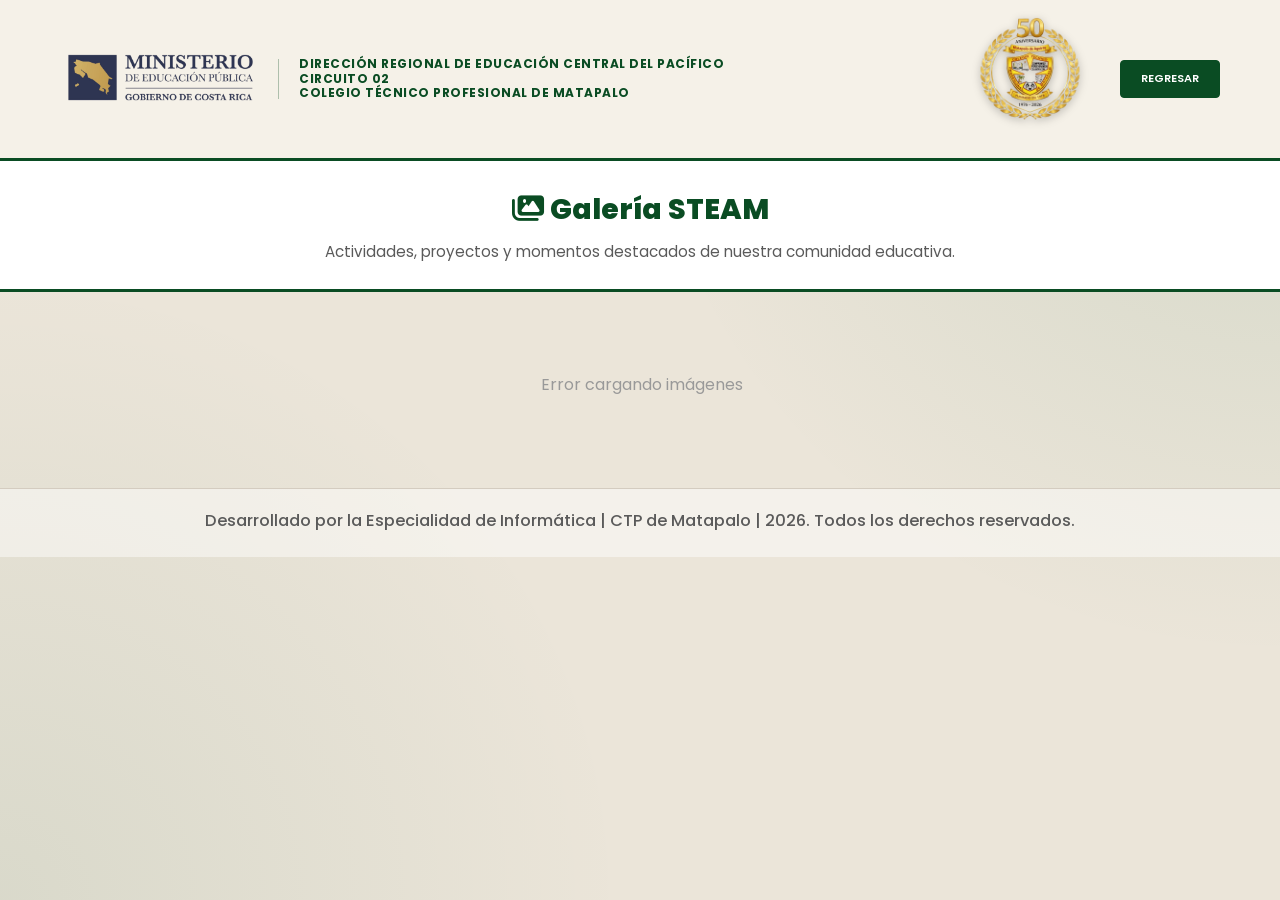
<file: galeria.html>
<!DOCTYPE html>
<html lang="es">

<head>
    <meta charset="UTF-8">
    <meta name="viewport" content="width=device-width, initial-scale=1.0">
    <title>Galería STEAM - CTP Matapalo</title>
    <link rel="icon" type="image/png" href="img/logo_colegio_nuevo.png">
    <link rel="stylesheet" href="https://cdnjs.cloudflare.com/ajax/libs/font-awesome/6.4.0/css/all.min.css">


    <link href="https://fonts.googleapis.com/css2?family=Poppins:wght@300;400;600;700&display=swap" rel="stylesheet">
    <link rel="stylesheet" href="css/stylo.css">
</head>

<body class="page-galeria">

    <!-- HEADER -->
    <div class="header">
        <div class="header-container">
            <div class="header-logos-left">
                <img src="img/LOGO_MEP-removebg-preview.png" alt="MEP Costa Rica" class="logo-mep">
                <div class="divider"></div>
                <div class="logo-gobierno">
                    <strong>Dirección Regional de Educación Central del Pacífico</strong><br>
                    <strong>Circuito 02</strong><br>
                    <strong>Colegio Técnico Profesional de Matapalo</strong><br>
                </div>
            </div>
            <div class="nav-right">
                <a href="index.html" title="Inicio">
                    <img src="img/logo_colegio_nuevo.png" alt="Escudo CTP" class="logo-escudo">
                </a>
                <a href="index.html" class="btn-login">Regresar</a>
            </div>
        </div>
    </div>


    <!-- BARRA DE TÍTULO -->
    <div class="main-title-bar">
        <h1><i class="fas fa-images"></i> Galería STEAM</h1>
        <p>Actividades, proyectos y momentos destacados de nuestra comunidad educativa.</p>
    </div>


    <div class="galeria-wrap">
        <div class="galeria" id="galeriaContainer">
            <!-- Las imágenes se cargarán desde Supabase automáticamente -->
        </div>
    </div>

    <!-- MODAL PARA GALERÍA (LIGHTBOX) -->
    <div id="imageModal" class="modal-lightbox">
        <span class="close-lightbox">&times;</span>
        <img class="modal-content-lightbox" id="modalImg" alt="">
    </div>

    <!-- FOOTER -->
    <footer class="site-footer">
        <div class="footer-content">
            <p>Desarrollado por la Especialidad de Informática | CTP de Matapalo | 2026. Todos los derechos reservados.</p>
        </div>
    </footer>

    <script>
        // 🎨 GALERÍA DESDE SUPABASE ÚNICAMENTE
        const SUPABASE_URL = 'https://etdcmuikvtnqfcnlvodh.supabase.co';
        const SUPABASE_KEY = 'eyJhbGciOiJIUzI1NiIsInR5cCI6IkpXVCJ9.eyJpc3MiOiJzdXBhYmFzZSIsInJlZiI6ImV0ZGNtdWlrdnRucWZjbmx2b2RoIiwicm9sZSI6ImFub24iLCJpYXQiOjE3NzU1OTQ1ODcsImV4cCI6MjA5MTE3MDU4N30.8JHWlTxYRSYEkpipqesHVBKn7QomTXJYHp6Nm6SzU4A';

        // Cargar TODAS las imágenes de galería desde Supabase
        async function cargarImagenesSupabaseGaleria() {
            const galeriaDiv = document.getElementById('galeriaContainer');
            
            try {
                const controller = new AbortController();
                const timeoutId = setTimeout(() => controller.abort(), 5000);
                
                const res = await fetch(`${SUPABASE_URL}/rest/v1/imagenes?destino=eq.galeria&select=url,descripcion&order=id.asc`, {
                    headers: {
                        apikey: SUPABASE_KEY,
                        Authorization: `Bearer ${SUPABASE_KEY}`
                    },
                    signal: controller.signal
                });
                
                clearTimeout(timeoutId);

                if (!res.ok) {
                    throw new Error('Supabase error: ' + res.status);
                }

                const imagenes = await res.json();
                galeriaDiv.innerHTML = ''; // Limpiar
                
                if (!imagenes || imagenes.length === 0) {
                    galeriaDiv.innerHTML = '<div style="grid-column:1/-1; text-align:center; padding:50px; color:#999;"><i class="fas fa-inbox"></i> No hay imágenes en la galería</div>';
                    return;
                }

                imagenes.forEach(img => {
                    const div = document.createElement('div');
                    div.className = 'item';
                    const imgEl = document.createElement('img');
                    imgEl.src = img.url;
                    imgEl.alt = img.descripcion || 'Imagen de la galería';
                    imgEl.loading = 'lazy';
                    div.appendChild(imgEl);
                    galeriaDiv.appendChild(div);
                });
                
                console.log(`✅ ${imagenes.length} imágenes cargadas en la galería`);
                agregarLightbox();
                
            } catch (error) {
                console.warn('⚠️ Error cargando galería:', error.message);
                galeriaDiv.innerHTML = '<div style="grid-column:1/-1; text-align:center; padding:50px; color:#999;"><i class="fas fa-cloud-slash"></i> Error cargando imágenes</div>';
            }
        }

        // Lightbox para imágenes
        function agregarLightbox() {
            const modal = document.getElementById("imageModal");
            const modalImg = document.getElementById("modalImg");
            const items = document.querySelectorAll(".item img");
            const span = document.getElementsByClassName("close-lightbox")[0];
            
            items.forEach(img => {
                img.addEventListener('click', function() {
                    modal.style.display = "flex";
                    setTimeout(() => modal.classList.add('show'), 10);
                    modalImg.src = this.src;
                });
            });
            
            if (span) {
                span.onclick = function() {
                    modal.classList.remove('show');
                    setTimeout(() => modal.style.display = "none", 300);
                }
            }
            
            modal.onclick = function(e) {
                if (e.target !== modalImg) {
                    modal.classList.remove('show');
                    setTimeout(() => modal.style.display = "none", 300);
                }
            }
        }

        // Inicializar al cargar
        window.addEventListener('DOMContentLoaded', function() {
            agregarLightbox();
            cargarImagenesSupabaseGaleria();
        });
    </script>
</file>
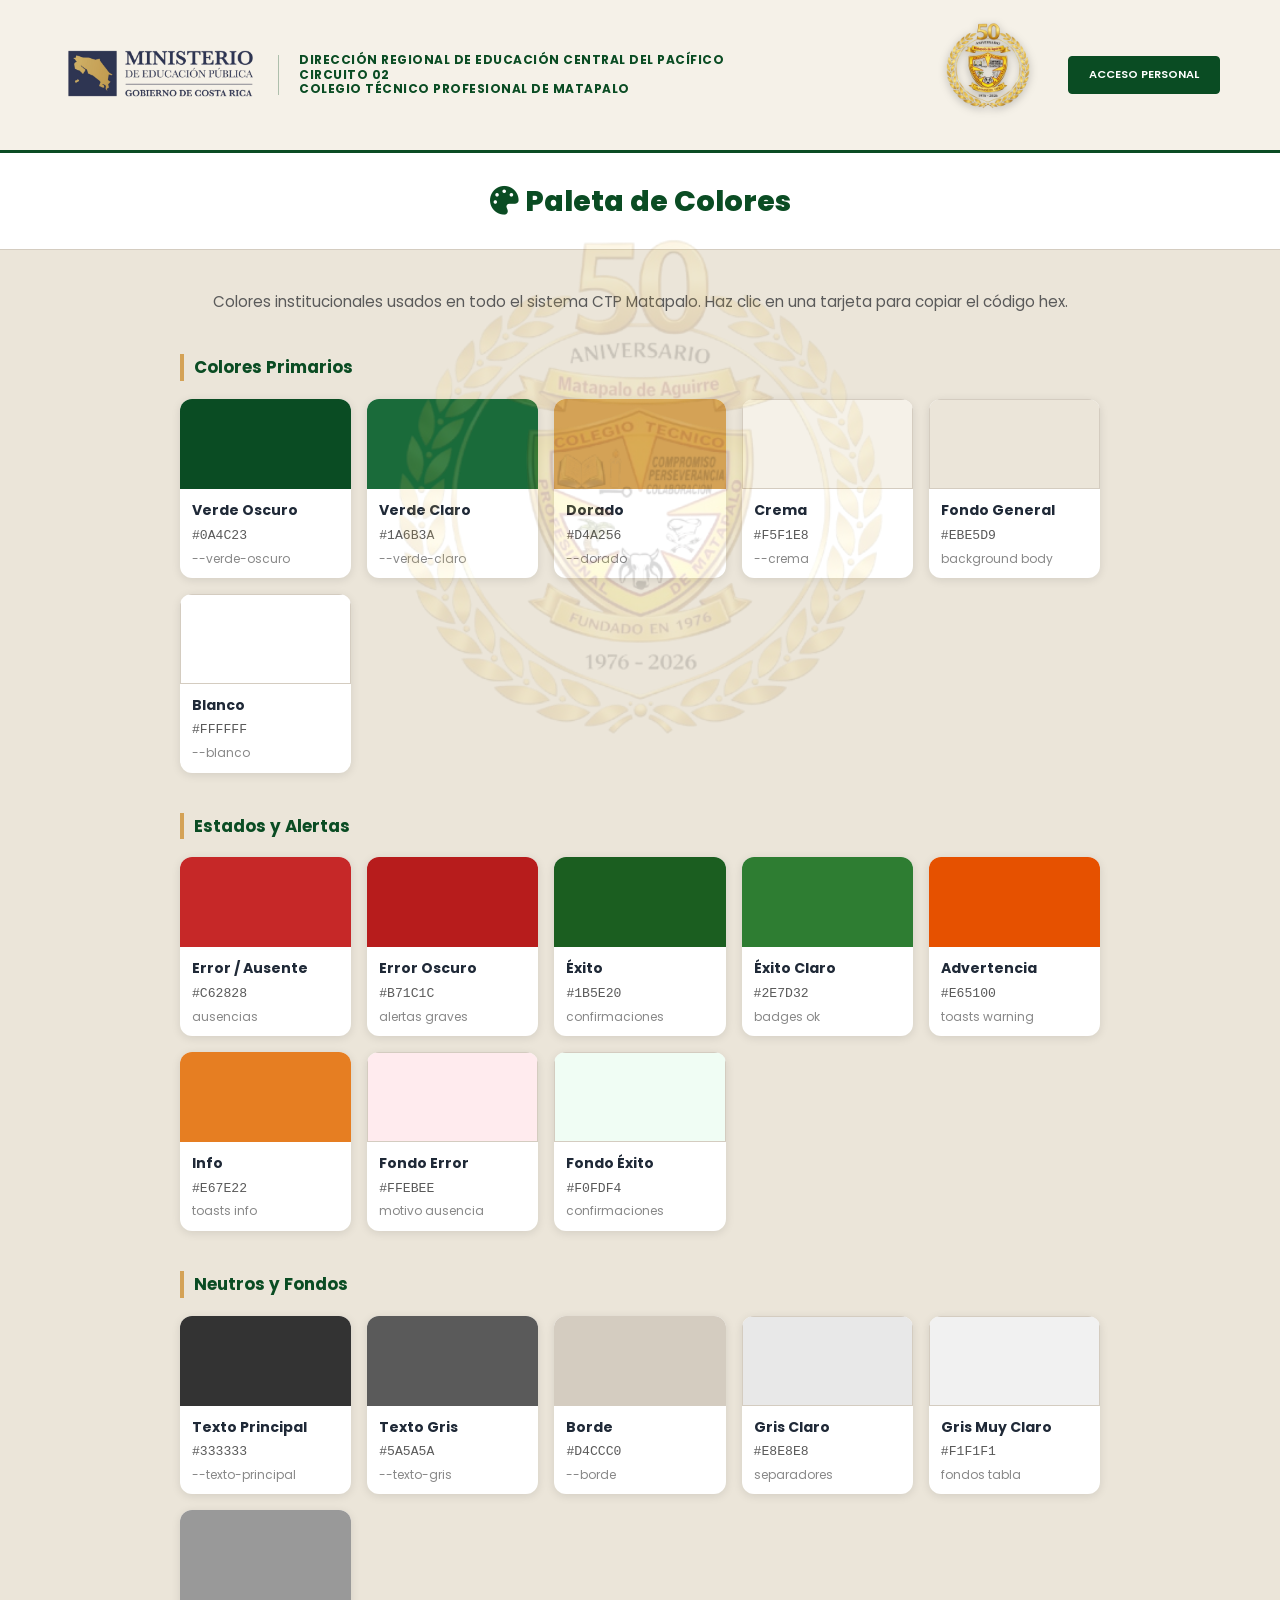
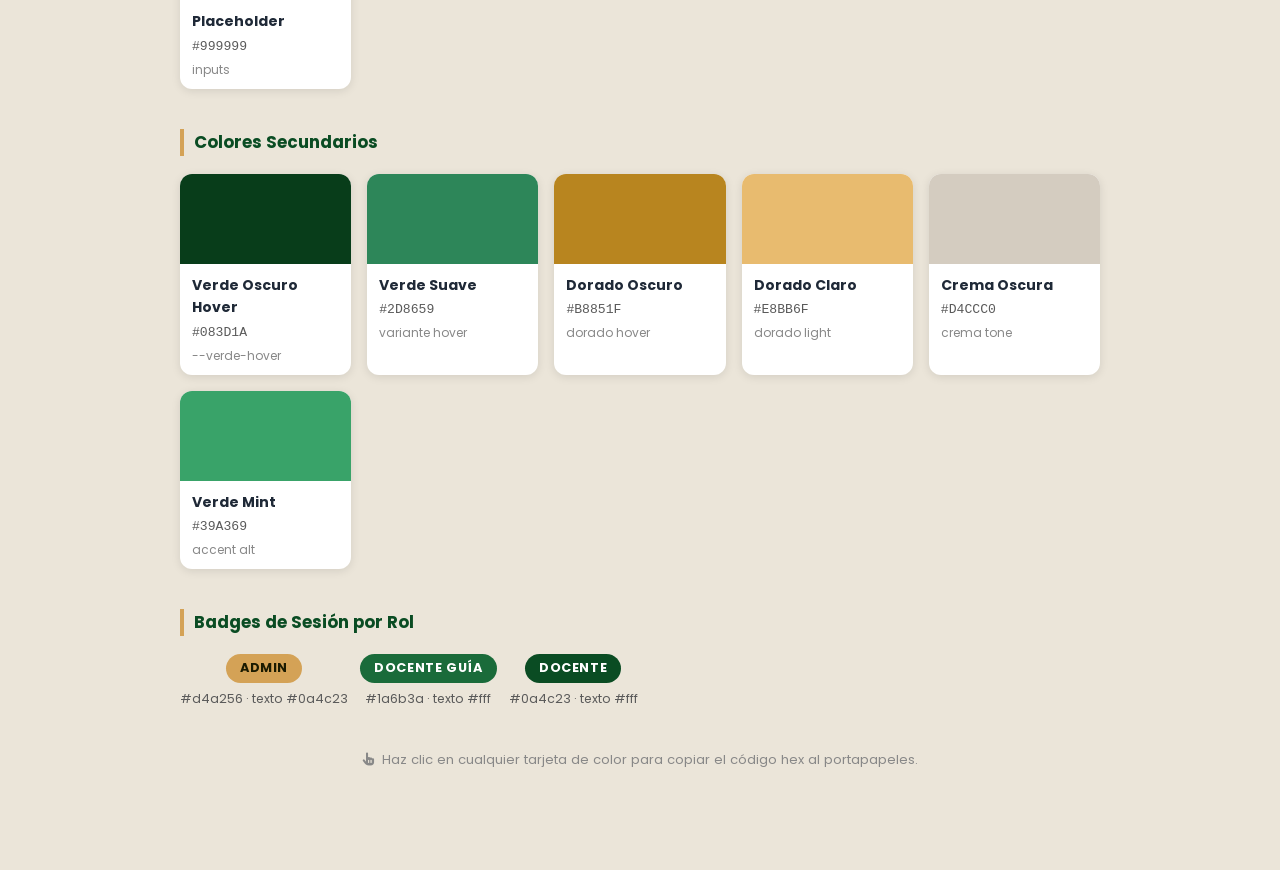
<file: paleta.html>
<!DOCTYPE html>
<html lang="es">

<head>
    <meta charset="UTF-8">
    <meta name="viewport" content="width=device-width, initial-scale=1.0">
    <title>Paleta de Colores - CTP Matapalo</title>
    <link rel="icon" type="image/png" href="img/logo_colegio_nuevo.png">
    <link rel="stylesheet" href="https://cdnjs.cloudflare.com/ajax/libs/font-awesome/6.4.0/css/all.min.css">
    <link href="https://fonts.googleapis.com/css2?family=Poppins:wght@300;400;600;700&display=swap" rel="stylesheet">
    <link rel="stylesheet" href="css/stylo.css">
    <style>
        .paleta-container {
            max-width: 960px;
            margin: 40px auto;
            padding: 0 20px 60px;
        }

        .paleta-titulo {
            text-align: center;
            margin-bottom: 10px;
            font-size: 1.7rem;
        }

        .paleta-subtitulo {
            text-align: center;
            color: var(--texto-gris);
            margin-bottom: 40px;
            font-size: 0.95rem;
        }

        .paleta-grupo {
            margin-bottom: 40px;
        }

        .paleta-grupo-titulo {
            font-size: 1.05rem;
            font-weight: 700;
            color: var(--verde-oscuro);
            border-left: 4px solid var(--dorado);
            padding-left: 10px;
            margin-bottom: 18px;
        }

        .paleta-grid {
            display: grid;
            grid-template-columns: repeat(auto-fill, minmax(160px, 1fr));
            gap: 16px;
        }

        .color-card {
            border-radius: 12px;
            overflow: hidden;
            box-shadow: 0 2px 10px rgba(0,0,0,0.10);
            background: white;
            cursor: pointer;
            transition: transform 0.18s, box-shadow 0.18s;
        }

        .color-card:hover {
            transform: translateY(-4px);
            box-shadow: 0 8px 24px rgba(0,0,0,0.16);
        }

        .color-muestra {
            height: 90px;
            width: 100%;
        }

        .color-info {
            padding: 10px 12px;
        }

        .color-nombre {
            font-weight: 700;
            font-size: 0.88rem;
            color: #1f2937;
            margin-bottom: 3px;
        }

        .color-hex {
            font-family: 'Courier New', monospace;
            font-size: 0.82rem;
            color: var(--texto-gris);
        }

        .color-var {
            font-size: 0.75rem;
            color: #888;
            margin-top: 2px;
        }

        .copiado-badge {
            display: inline-block;
            background: #0a4c23;
            color: white;
            font-size: 0.7rem;
            padding: 1px 7px;
            border-radius: 999px;
            margin-left: 4px;
            opacity: 0;
            transition: opacity 0.3s;
        }

        .copiado-badge.visible {
            opacity: 1;
        }

        /* Badges de rol */
        .badges-demo {
            display: flex;
            flex-wrap: wrap;
            gap: 12px;
            margin-top: 16px;
        }

        .badge-demo-item {
            display: flex;
            flex-direction: column;
            align-items: center;
            gap: 6px;
        }

        .badge-demo-label {
            font-size: 0.78rem;
            color: var(--texto-gris);
        }

        .badge-rol {
            display: inline-block;
            padding: 4px 14px;
            border-radius: 999px;
            font-size: 0.8rem;
            font-weight: 700;
            color: white;
            text-transform: uppercase;
            letter-spacing: 0.05em;
        }

        .badge-admin    { background: #d4a256; color: #1a1a00; }
        .badge-docguia  { background: #1a6b3a; color: white; }
        .badge-docente  { background: #0a4c23; color: white; }

        .tip {
            text-align: center;
            color: #888;
            font-size: 0.82rem;
            margin-top: 8px;
        }
        .tip i { margin-right: 4px; }
    </style>
</head>

<body class="page-index">

    <header class="header">
        <div class="header-container">
            <div class="header-logos-left">
                <img src="img/LOGO_MEP-removebg-preview.png" class="logo-mep" alt="MEP Costa Rica">
                <div class="divider"></div>
                <div class="logo-gobierno">
                    <strong>Dirección Regional de Educación Central del Pacífico</strong><br>
                    <strong>Circuito 02</strong><br>
                    <strong>Colegio Técnico Profesional de Matapalo</strong><br>
                </div>
            </div>
            <div class="nav-right">
                <a href="index.html" title="Inicio">
                    <img src="img/logo_colegio_nuevo.png" class="logo-escudo" alt="Escudo CTP Matapalo">
                </a>
                <a href="registrarme.html" class="btn-login">Acceso Personal</a>
            </div>
        </div>
    </header>

    <section class="main-title-bar">
        <h1><i class="fas fa-palette"></i> Paleta de Colores</h1>
    </section>

    <div class="paleta-container">
        <p class="paleta-subtitulo">Colores institucionales usados en todo el sistema CTP Matapalo. Haz clic en una tarjeta para copiar el código hex.</p>

        <!-- COLORES PRIMARIOS -->
        <div class="paleta-grupo">
            <p class="paleta-grupo-titulo">Colores Primarios</p>
            <div class="paleta-grid" id="gridPrimarios"></div>
        </div>

        <!-- COLORES DE ESTADO -->
        <div class="paleta-grupo">
            <p class="paleta-grupo-titulo">Estados y Alertas</p>
            <div class="paleta-grid" id="gridEstados"></div>
        </div>

        <!-- GRISES Y NEUTROS -->
        <div class="paleta-grupo">
            <p class="paleta-grupo-titulo">Neutros y Fondos</p>
            <div class="paleta-grid" id="gridNeutros"></div>
        </div>

        <!-- COLORES SECUNDARIOS -->
        <div class="paleta-grupo">
            <p class="paleta-grupo-titulo">Colores Secundarios</p>
            <div class="paleta-grid" id="gridSecundarios"></div>
        </div>

        <!-- BADGES DE ROL -->
        <div class="paleta-grupo">
            <p class="paleta-grupo-titulo">Badges de Sesión por Rol</p>
            <div class="badges-demo">
                <div class="badge-demo-item">
                    <span class="badge-rol badge-admin">Admin</span>
                    <span class="badge-demo-label">#d4a256 · texto #0a4c23</span>
                </div>
                <div class="badge-demo-item">
                    <span class="badge-rol badge-docguia">Docente Guía</span>
                    <span class="badge-demo-label">#1a6b3a · texto #fff</span>
                </div>
                <div class="badge-demo-item">
                    <span class="badge-rol badge-docente">Docente</span>
                    <span class="badge-demo-label">#0a4c23 · texto #fff</span>
                </div>
            </div>
        </div>

        <p class="tip"><i class="fas fa-hand-pointer"></i> Haz clic en cualquier tarjeta de color para copiar el código hex al portapapeles.</p>
    </div>

    <script>
        const PALETA = {
            primarios: [
                { nombre: 'Verde Oscuro',   hex: '#0a4c23', variable: '--verde-oscuro' },
                { nombre: 'Verde Claro',    hex: '#1a6b3a', variable: '--verde-claro' },
                { nombre: 'Dorado',         hex: '#d4a256', variable: '--dorado' },
                { nombre: 'Crema',          hex: '#f5f1e8', variable: '--crema' },
                { nombre: 'Fondo General',  hex: '#ebe5d9', variable: 'background body' },
                { nombre: 'Blanco',         hex: '#ffffff', variable: '--blanco' },
            ],
            estados: [
                { nombre: 'Error / Ausente',    hex: '#c62828', variable: 'ausencias' },
                { nombre: 'Error Oscuro',        hex: '#b71c1c', variable: 'alertas graves' },
                { nombre: 'Éxito',              hex: '#1b5e20', variable: 'confirmaciones' },
                { nombre: 'Éxito Claro',        hex: '#2e7d32', variable: 'badges ok' },
                { nombre: 'Advertencia',        hex: '#e65100', variable: 'toasts warning' },
                { nombre: 'Info',               hex: '#e67e22', variable: 'toasts info' },
                { nombre: 'Fondo Error',        hex: '#ffebee', variable: 'motivo ausencia' },
                { nombre: 'Fondo Éxito',        hex: '#f0fdf4', variable: 'confirmaciones' },
            ],
            neutros: [
                { nombre: 'Texto Principal',    hex: '#333333', variable: '--texto-principal' },
                { nombre: 'Texto Gris',         hex: '#5a5a5a', variable: '--texto-gris' },
                { nombre: 'Borde',              hex: '#d4ccc0', variable: '--borde' },
                { nombre: 'Gris Claro',         hex: '#e8e8e8', variable: 'separadores' },
                { nombre: 'Gris Muy Claro',     hex: '#f1f1f1', variable: 'fondos tabla' },
                { nombre: 'Placeholder',        hex: '#999999', variable: 'inputs' },
            ],
            secundarios: [
                { nombre: 'Verde Oscuro Hover', hex: '#083d1a', variable: '--verde-hover' },
                { nombre: 'Verde Suave',        hex: '#2d8659', variable: 'variante hover' },
                { nombre: 'Dorado Oscuro',      hex: '#b8851f', variable: 'dorado hover' },
                { nombre: 'Dorado Claro',       hex: '#e8bb6f', variable: 'dorado light' },
                { nombre: 'Crema Oscura',       hex: '#d4ccc0', variable: 'crema tone' },
                { nombre: 'Verde Mint',         hex: '#39a369', variable: 'accent alt' },
            ],
        };

        function esOscuro(hex) {
            const r = Number.parseInt(hex.slice(1,3),16);
            const g = Number.parseInt(hex.slice(3,5),16);
            const b = Number.parseInt(hex.slice(5,7),16);
            return (0.299*r + 0.587*g + 0.114*b) < 140;
        }

        function crearTarjeta(color) {
            const card = document.createElement('div');
            card.className = 'color-card';
            card.title = `Copiar ${color.hex}`;

            const muestra = document.createElement('div');
            muestra.className = 'color-muestra';
            muestra.style.background = color.hex;
            if (color.hex === '#ffffff' || color.hex === '#f5f1e8' || color.hex === '#ebe5d9' || color.hex === '#f1f1f1' || color.hex === '#e8e8e8' || color.hex === '#f0fdf4' || color.hex === '#ffebee') {
                muestra.style.border = '1px solid #d4ccc0';
            }

            const info = document.createElement('div');
            info.className = 'color-info';

            const nombre = document.createElement('div');
            nombre.className = 'color-nombre';
            nombre.textContent = color.nombre;

            const hexEl = document.createElement('div');
            hexEl.className = 'color-hex';
            hexEl.textContent = color.hex.toUpperCase();

            const copiado = document.createElement('span');
            copiado.className = 'copiado-badge';
            copiado.textContent = '✓ copiado';
            hexEl.appendChild(copiado);

            const varEl = document.createElement('div');
            varEl.className = 'color-var';
            varEl.textContent = color.variable;

            info.appendChild(nombre);
            info.appendChild(hexEl);
            info.appendChild(varEl);
            card.appendChild(muestra);
            card.appendChild(info);

            card.addEventListener('click', () => {
                navigator.clipboard.writeText(color.hex).then(() => {
                    copiado.classList.add('visible');
                    setTimeout(() => copiado.classList.remove('visible'), 1800);
                });
            });

            return card;
        }

        function renderGrupo(grupoId, colores) {
            const grid = document.getElementById(grupoId);
            colores.forEach(c => grid.appendChild(crearTarjeta(c)));
        }

        renderGrupo('gridPrimarios', PALETA.primarios);
        renderGrupo('gridEstados',   PALETA.estados);
        renderGrupo('gridNeutros',   PALETA.neutros);
        renderGrupo('gridSecundarios', PALETA.secundarios);
    </script>

</body>
</html>
</file>
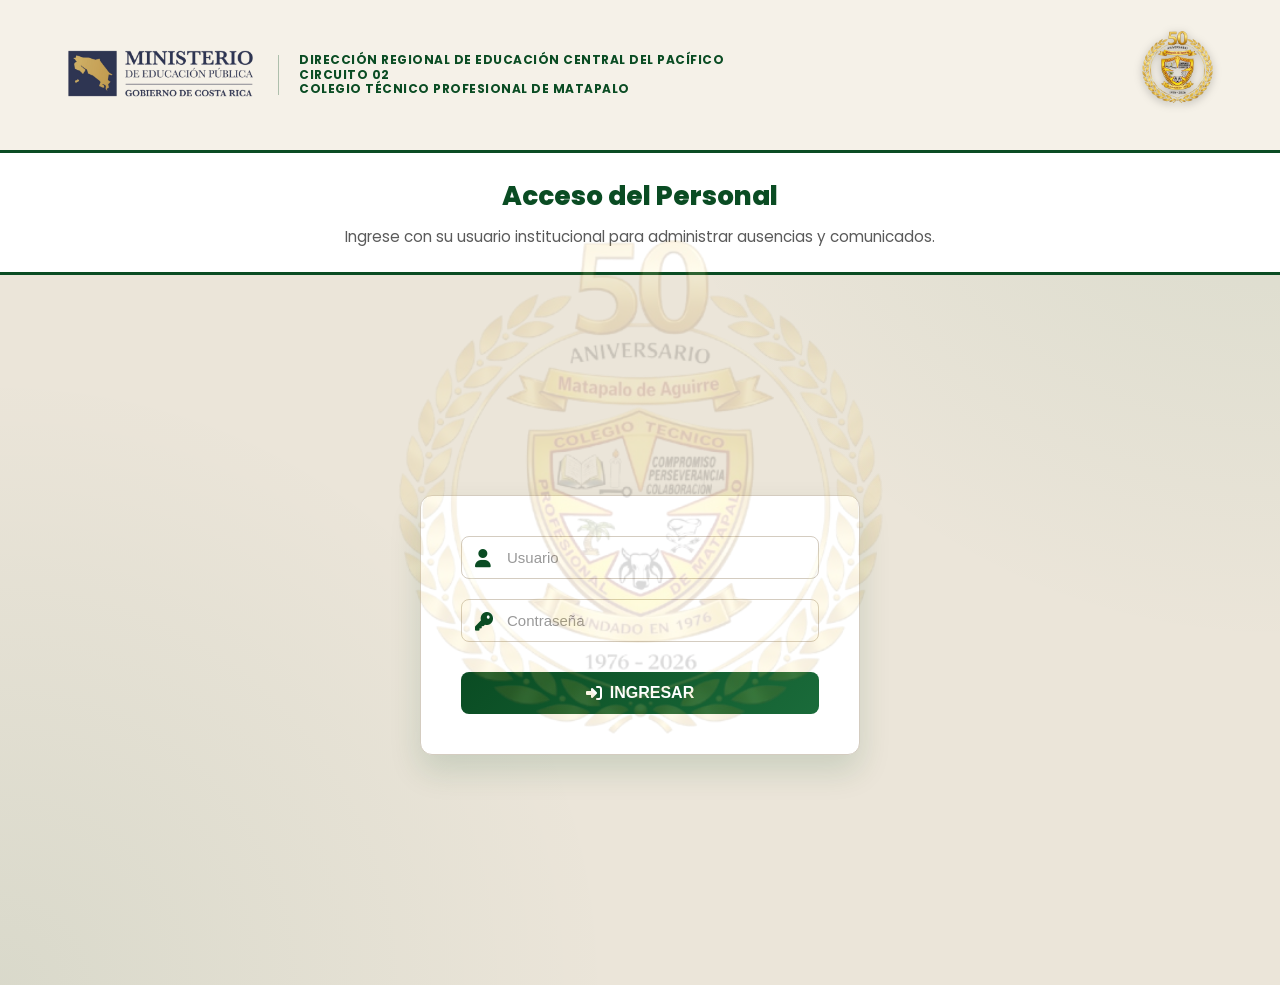
<file: registrarme.html>
﻿<!DOCTYPE html>
<html lang="es">

<head>
    <meta charset="UTF-8">
    <meta name="viewport" content="width=device-width, initial-scale=1.0">
    <title>Login - CTP Matapalo</title>
    <link rel="icon" type="image/png" href="img/logo_colegio_nuevo.png">
    <link rel="stylesheet" href="https://cdnjs.cloudflare.com/ajax/libs/font-awesome/6.4.0/css/all.min.css">


    <link href="https://fonts.googleapis.com/css2?family=Poppins:wght@300;400;600;700&display=swap" rel="stylesheet">
    <link rel="stylesheet" href="css/stylo.css">
</head>

<body class="page-registrarme">

    <!-- HEADER IGUAL AL INDEX -->
    <header class="header">
        <div class="header-container">
            <div class="header-logos-left">
                <img src="img/LOGO_MEP-removebg-preview.png" class="logo-mep" alt="MEP Costa Rica">
                <div class="divider"></div>
                <div class="logo-gobierno">
                    <strong>Dirección Regional de Educación Central del Pacífico</strong><br>
                    <strong>Circuito 02</strong><br>
                    <strong>Colegio Técnico Profesional de Matapalo</strong><br>
                </div>
            </div>

            <div class="nav-right">
                <a href="index.html" title="Inicio">
                    <img src="img/logo_colegio_nuevo.png" class="logo-escudo" alt="Escudo CTP Matapalo">
                </a>
            </div>
        </div>
    </header>

    <section class="main-title-bar">
        <h1>Acceso del Personal</h1>
        <p>Ingrese con su usuario institucional para administrar ausencias y comunicados.</p>
    </section>

    <div class="login-page">

        <div class="login-container">
            <form id="loginForm">
                <div class="form-group">
                    <i class="fas fa-user"></i>
                    <input type="text" id="usuario" placeholder="Usuario" required>
                </div>

                <div class="form-group">
                    <i class="fas fa-key"></i>
                    <input type="password" id="password" placeholder="Contraseña" required>
                </div>

                <div class="btn-container">
                    <button type="submit" id="btnIngresar"><i class="fas fa-sign-in-alt"></i> INGRESAR</button>
                </div>
            </form>

            <div id="mensaje" class="mensaje"></div>
        </div>
    </div>

    <script>
                const SUPABASE_URL = 'https://etdcmuikvtnqfcnlvodh.supabase.co';
                const SUPABASE_KEY = 'eyJhbGciOiJIUzI1NiIsInR5cCI6IkpXVCJ9.eyJpc3MiOiJzdXBhYmFzZSIsInJlZiI6ImV0ZGNtdWlrdnRucWZjbmx2b2RoIiwicm9sZSI6ImFub24iLCJpYXQiOjE3NzU1OTQ1ODcsImV4cCI6MjA5MTE3MDU4N30.8JHWlTxYRSYEkpipqesHVBKn7QomTXJYHp6Nm6SzU4A';

        const form = document.getElementById('loginForm');
        const mensaje = document.getElementById('mensaje');
        const btnIngresar = document.getElementById('btnIngresar');

        function verificarContrasena(storedPassword, plainPassword) {
            return String(storedPassword || '') === String(plainPassword || '');
        }

        function guardarSesion(user) {
            const now = Date.now();
            const ttlMs = 8 * 60 * 60 * 1000;

            localStorage.setItem('usuario', user.usuario);
            localStorage.setItem('nombre', user.nombre_completo || user.usuario);
            localStorage.setItem('rol', user.rol || 'docente');
            localStorage.setItem('session_issued_at', String(now));
            localStorage.setItem('session_expires_at', String(now + ttlMs));
        }

        form.addEventListener('submit', async(e) => {
            e.preventDefault();

            const usuario = document.getElementById('usuario').value.trim();
            const password = document.getElementById('password').value;

            if (!usuario || !password) {
                mensaje.innerHTML = '❌ Debe ingresar usuario y contraseña';
                mensaje.className = 'mensaje error show';
                return;
            }

            btnIngresar.disabled = true;
            btnIngresar.innerHTML = '<i class="fas fa-spinner fa-spin"></i> CARGANDO...';

            try {
                const params = new URLSearchParams();
                params.set('select', 'usuario,nombre_completo,rol,contrasena');
                params.set('usuario', `eq.${usuario}`);
                params.set('limit', '1');

                const response = await fetch(`${SUPABASE_URL}/rest/v1/usuarios?${params.toString()}`, {
                    method: 'GET',
                    headers: {
                        apikey: SUPABASE_KEY,
                        Authorization: `Bearer ${SUPABASE_KEY}`
                    }
                });

                const data = await response.json();

                const user = Array.isArray(data) && data.length ? data[0] : null;
                const autenticado = user ? verificarContrasena(user.contrasena, password) : false;

                if (autenticado) {
                    guardarSesion(user);

                    mensaje.innerHTML = "✅ Bienvenido " + user.nombre_completo;
                    mensaje.className = "mensaje exito show";

                    setTimeout(() => {
                        globalThis.location.href = "docentes.html";
                    }, 1500);

                } else {
                    mensaje.innerHTML = "❌ Usuario o contraseña incorrectos";
                    mensaje.className = "mensaje error show";
                }

            } catch (error) {
                mensaje.innerHTML = "❌ Error de conexión";
                mensaje.className = "mensaje error show";
                console.error(error);
            } finally {
                btnIngresar.disabled = false;
                btnIngresar.innerHTML = '<i class="fas fa-sign-in-alt"></i> INGRESAR';
            }
        });
    </script>


</body>

</html>
</file>
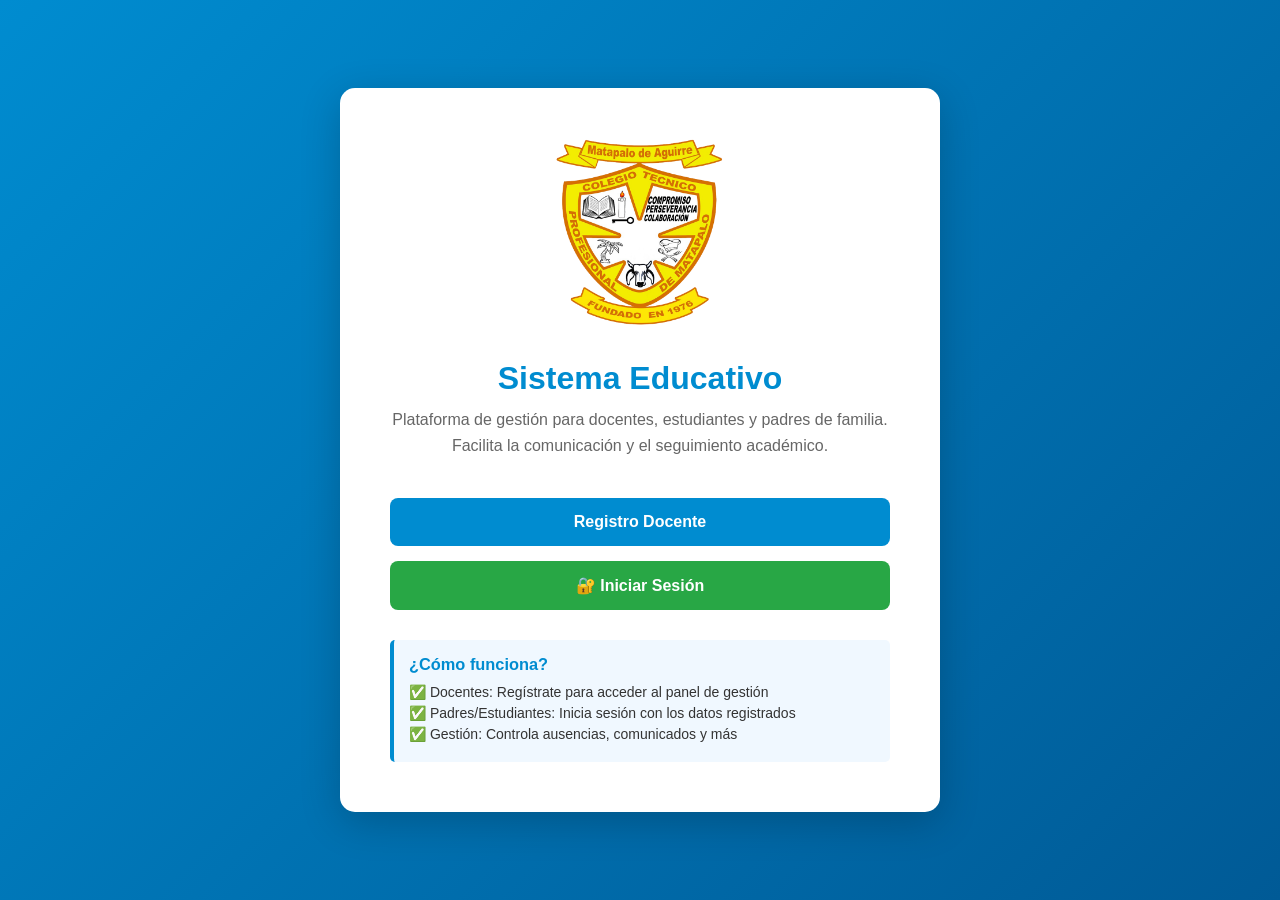
<file: Steam.html>
<!DOCTYPE html>
<html lang="es">

<head>
    <meta charset="UTF-8">
    <meta name="viewport" content="width=device-width, initial-scale=1.0">
    <title>Bienvenido - Sistema Educativo</title>
    <style>
        * {
            margin: 0;
            padding: 0;
            box-sizing: border-box;
        }

        body {
            background: linear-gradient(135deg, #008CD0 0%, #005a96 100%);
            min-height: 100vh;
            display: flex;
            justify-content: center;
            align-items: center;
            font-family: 'Segoe UI', Tahoma, Geneva, Verdana, sans-serif;
        }

        .container {
            background: white;
            border-radius: 15px;
            padding: 50px;
            max-width: 600px;
            box-shadow: 0 10px 40px rgba(0, 0, 0, 0.2);
            text-align: center;
        }

        .logo {
            margin-bottom: 30px;
        }

        .logo img {
            max-width: 180px;
            height: auto;
        }

        h1 {
            color: #008CD0;
            font-size: 32px;
            margin-bottom: 10px;
        }

        .subtitle {
            color: #666;
            font-size: 16px;
            margin-bottom: 40px;
            line-height: 1.6;
        }

        .buttons {
            display: flex;
            flex-direction: column;
            gap: 15px;
        }

        .btn {
            padding: 15px 30px;
            font-size: 16px;
            border: none;
            border-radius: 8px;
            cursor: pointer;
            font-weight: bold;
            transition: all 0.3s ease;
            text-decoration: none;
            display: inline-block;
        }

        .btn-registro {
            background: #008CD0;
            color: white;
        }

        .btn-registro:hover {
            background: #006a9a;
            transform: translateY(-2px);
            box-shadow: 0 5px 15px rgba(0, 139, 208, 0.4);
        }

        .btn-login {
            background: #28a745;
            color: white;
        }

        .btn-login:hover {
            background: #218838;
            transform: translateY(-2px);
            box-shadow: 0 5px 15px rgba(40, 167, 69, 0.4);
        }

        .info-box {
            background: #f0f8ff;
            border-left: 4px solid #008CD0;
            padding: 15px;
            margin-top: 30px;
            border-radius: 5px;
            text-align: left;
            font-size: 14px;
            color: #333;
        }

        .info-box h3 {
            color: #008CD0;
            margin-bottom: 10px;
        }

        .info-box p {
            margin: 5px 0;
        }
    </style>
</head>

<body>
    <div class="container">
        <div class="logo">
            <img src="escudo sin fondo.png" alt="Logo">
        </div>

        <h1>Sistema Educativo</h1>
        <p class="subtitle">
            Plataforma de gestión para docentes, estudiantes y padres de familia.
            Facilita la comunicación y el seguimiento académico.
        </p>

        <div class="buttons">
            <a href="index.html" class="btn btn-registro">Registro Docente</a>
            <a href="registrarme.html" class="btn btn-login">🔐 Iniciar Sesión</a>
        </div>

        <div class="info-box">
            <h3>¿Cómo funciona?</h3>
            <p>✅ Docentes: Regístrate para acceder al panel de gestión</p>
            <p>✅ Padres/Estudiantes: Inicia sesión con los datos registrados</p>
            <p>✅ Gestión: Controla ausencias, comunicados y más</p>
        </div>
    </div>
</body>

</html>
</file>
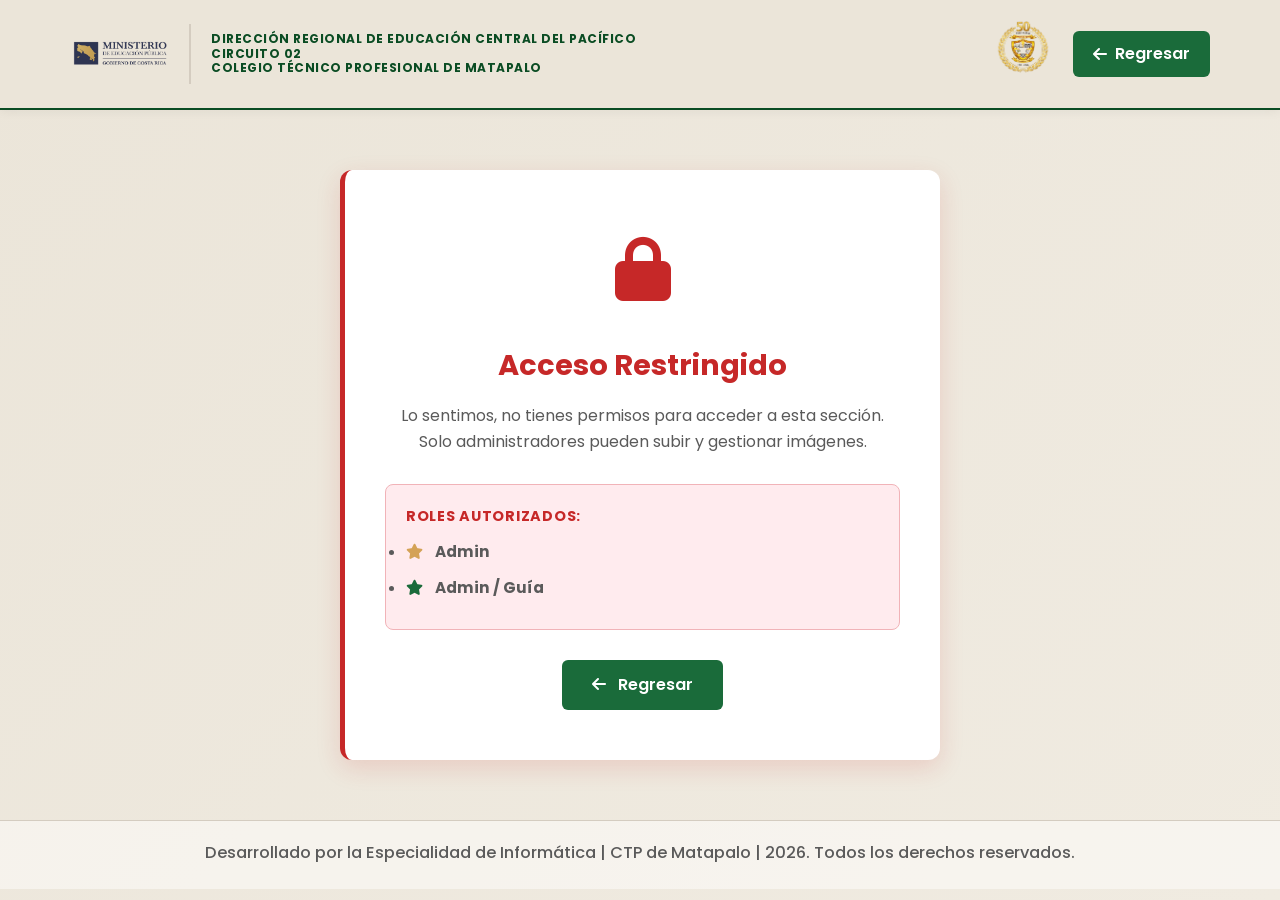
<file: subir-imagen.html>
<!DOCTYPE html>
<html lang="es">

<head>
    <meta charset="UTF-8">
    <meta name="viewport" content="width=device-width, initial-scale=1.0">
    <title>Subir Imágenes - CTP Matapalo</title>
    <link rel="icon" type="image/png" href="img/logo_colegio_nuevo.png">
    <link rel="stylesheet" href="https://cdnjs.cloudflare.com/ajax/libs/font-awesome/6.4.0/css/all.min.css">
    <link href="https://fonts.googleapis.com/css2?family=Poppins:wght@300;400;500;600;700&display=swap" rel="stylesheet">
    <link rel="stylesheet" href="css/stylo.css">
    <style>
        /* ESTILOS CONSISTENTES CON EL TEMA DEL SITIO */
        :root {
            --verde-oscuro: #0a4c23;
            --verde-claro: #1a6b3a;
            --verde-hover: #083d1a;
            --crema: #ebe5d9;
            --texto-principal: #0a4c23;
            --texto-gris: #5a5a5a;
            --borde: #d4ccc0;
            --blanco: #ffffff;
            --fondo-gris: #f5f1e8;
            --dorado: #d4a256;
            --shadow: 0 4px 20px rgba(0, 0, 0, 0.08);
        }
        
        * {
            box-sizing: border-box;
            margin: 0;
            padding: 0;
            font-family: 'Poppins', sans-serif;
        }
        
        body {
            background: linear-gradient(135deg, var(--crema) 0%, #f0ebe1 100%);
            color: var(--texto-principal);
        }
        
        /* ===== ESTILOS DEL HEADER ===== */
        .header {
            background: var(--crema);
            border-bottom: 2px solid var(--verde-oscuro);
            box-shadow: 0 2px 10px rgba(0, 0, 0, 0.05);
        }
        
        .header-container {
            max-width: 1200px;
            margin: 0 auto;
            display: flex;
            justify-content: space-between;
            align-items: center;
            padding: 20px 30px;
            gap: 30px;
        }
        
        .header-logos-left {
            display: flex;
            align-items: center;
            gap: 20px;
            flex: 1;
        }
        
        .logo-mep {
            height: 60px;
        }
        
        .divider {
            width: 2px;
            height: 60px;
            background: var(--borde);
        }
        
        .logo-gobierno {
            text-align: left;
            text-transform: uppercase;
            font-size: 0.75rem;
            letter-spacing: 0.5px;
            line-height: 1.2;
            color: var(--texto-principal);
        }
        
        .nav-right {
            display: flex;
            gap: 20px;
            align-items: center;
        }
        
        .logo-escudo {
            height: 60px;
        }
        
        .btn-login {
            background: var(--verde-oscuro);
            color: white;
            padding: 10px 20px;
            border-radius: 6px;
            text-decoration: none;
            font-weight: 600;
            transition: all 0.3s ease;
        }
        
        .btn-login:hover {
            background: var(--verde-claro);
            transform: translateY(-2px);
        }
        
        @media (max-width: 768px) {
            .header-container {
                flex-direction: column;
                padding: 15px;
                gap: 15px;
            }
            .header-logos-left {
                width: 100%;
            }
            .logo-gobierno {
                font-size: 0.7rem;
                text-align: center;
            }
        }
        
        /* ===== ESTILOS DEL CONTENEDOR DE UPLOAD ===== */
        .upload-container {
            max-width: 800px;
            margin: 50px auto;
            background: var(--blanco);
            border: 1px solid var(--borde);
            border-radius: 12px;
            box-shadow: 0 8px 24px rgba(10, 76, 35, 0.08);
            padding: 45px 40px;
            animation: slideUp 0.5s ease;
        }

        @keyframes slideUp {
            from {
                opacity: 0;
                transform: translateY(20px);
            }
            to {
                opacity: 1;
                transform: translateY(0);
            }
        }
        
        .upload-header {
            text-align: center;
            margin-bottom: 40px;
            padding-bottom: 25px;
            border-bottom: 3px solid var(--verde-claro);
        }
        
        .upload-title {
            font-size: 2rem;
            color: var(--verde-oscuro);
            margin-bottom: 10px;
            font-weight: 700;
            display: flex;
            align-items: center;
            justify-content: center;
            gap: 12px;
        }

        .upload-title i {
            color: var(--dorado);
        }
        
        .upload-subtitle {
            /* Igual que el texto de la dirección en el header */
            color: var(--texto-principal);
            font-size: 0.8rem;
            line-height: 1.3;
            font-weight: 400;
        }
        
        .form-group {
            margin-bottom: 24px;
        }
        
        .form-label {
            font-weight: 600;
            color: var(--verde-oscuro);
            margin-bottom: 8px;
            display: block;
        }
        
        .form-input,
        .form-select {
            width: 100%;
            padding: 12px 14px;
            border: 2px solid var(--borde);
            border-radius: 8px;
            font-size: 1rem;
            background-color: #fafafa;
            transition: all 0.3s ease;
            outline: none;
        }
        
        .form-input:focus,
        .form-select:focus {
            border-color: var(--verde-claro);
            background-color: #fff;
            box-shadow: 0 0 0 3px rgba(39, 174, 96, 0.1);
        }
        
        .btn-upload {
            width: 100%;
            background: var(--verde-claro);
            color: white;
            border: none;
            padding: 14px 0;
            border-radius: 8px;
            font-weight: 600;
            font-size: 1.1rem;
            cursor: pointer;
            transition: all 0.3s ease;
            display: flex;
            justify-content: center;
            align-items: center;
            gap: 10px;
        }
        
        .btn-upload:hover {
            background: var(--verde-hover);
            box-shadow: 0 6px 15px rgba(30, 132, 73, 0.3);
        }
        
        .msg {
            text-align: center;
            margin-top: 20px;
            font-size: 1rem;
            font-weight: 500;
            padding: 10px;
            border-radius: 6px;
        }
        
        .section-divider {
            border: 0;
            height: 1px;
            background: var(--borde);
            margin: 40px 0;
        }
        
        .tabs-container {
            display: flex;
            background: #eee;
            padding: 5px;
            border-radius: 10px;
            margin-bottom: 25px;
        }
        
        .tab-btn {
            flex: 1;
            padding: 12px;
            border: none;
            background: none;
            font-size: 1rem;
            font-weight: 600;
            color: var(--texto-gris);
            cursor: pointer;
            border-radius: 8px;
            transition: all 0.3s ease;
            display: flex;
            justify-content: center;
            align-items: center;
            gap: 8px;
        }
        
        .tab-btn.active-galeria {
            background: var(--verde-oscuro);
            color: #fff;
            box-shadow: 0 4px 10px rgba(10, 76, 35, 0.2);
        }
        
        .tab-btn.active-carrusel {
            background: var(--verde-claro);
            color: #fff;
            box-shadow: 0 4px 10px rgba(26, 107, 58, 0.2);
        }
        
        .tab-content {
            display: none;
            background: #fdfdfd;
            border: 1px solid #edf0f2;
            padding: 20px;
            border-radius: 12px;
            animation: fadeIn 0.4s ease;
        }
        
        .tab-content.active {
            display: block;
        }
        
        @keyframes fadeIn {
            from {
                opacity: 0;
                transform: translateY(5px);
            }
            to {
                opacity: 1;
                transform: translateY(0);
            }
        }
        
        .grid-images {
            display: grid;
            gap: 12px;
        }
        
        .grid-galeria {
            grid-template-columns: repeat(auto-fill, minmax(110px, 1fr));
        }
        
        .grid-carrusel {
            grid-template-columns: repeat(auto-fill, minmax(140px, 1fr));
        }
        
        .img-item {
            position: relative;
            overflow: hidden;
            border-radius: 8px;
            box-shadow: 0 2px 6px rgba(0, 0, 0, 0.06);
            transition: all 0.3s ease;
            border: 1px solid var(--borde);
            background: #eee;
        }
        
        .grid-galeria .img-item {
            aspect-ratio: 1 / 1;
        }
        
        .grid-carrusel .img-item {
            aspect-ratio: 16 / 9;
        }
        
        .img-item img {
            width: 100%;
            height: 100%;
            object-fit: cover;
            display: block;
            cursor: pointer;
            transition: transform 0.3s ease;
        }
        
        .img-item:hover {
            transform: translateY(-3px);
            box-shadow: 0 5px 12px rgba(0, 0, 0, 0.15);
        }
        
        .img-item:hover img {
            transform: scale(1.06);
        }
        
        /* CONTENEDOR DE ACCESO DENEGADO */
        .acceso-denegado {
            max-width: 600px;
            margin: 60px auto;
            background: white;
            border-radius: 12px;
            border-left: 5px solid #c62828;
            box-shadow: 0 8px 24px rgba(198, 40, 40, 0.15);
            padding: 50px 40px;
            text-align: center;
            animation: slideUp 0.5s ease;
        }

        .acceso-denegado-icon {
            font-size: 4rem;
            color: #c62828;
            margin-bottom: 20px;
        }

        .acceso-denegado-titulo {
            font-size: 1.8rem;
            color: #c62828;
            margin-bottom: 15px;
            font-weight: 700;
        }

        .acceso-denegado-texto {
            color: var(--texto-gris);
            font-size: 1rem;
            line-height: 1.6;
            margin-bottom: 30px;
        }

        .acceso-denegado-roles {
            background: #ffebee;
            border: 1px solid #f1b3b8;
            border-radius: 8px;
            padding: 20px;
            margin-bottom: 30px;
            text-align: left;
        }

        .acceso-denegado-roles-titulo {
            color: #c62828;
            font-weight: 700;
            margin-bottom: 10px;
            font-size: 0.9rem;
            text-transform: uppercase;
            letter-spacing: 0.05em;
        }

        .acceso-denegado-roles-lista {
            color: var(--texto-gris);
            font-size: 0.95rem;
            line-height: 1.8;
        }

        .acceso-denegado-roles-lista li {
            margin-bottom: 8px;
        }

        .btn-volver {
            background: var(--verde-claro);
            color: white;
            padding: 12px 30px;
            border: none;
            border-radius: 6px;
            font-weight: 600;
            cursor: pointer;
            text-decoration: none;
            display: inline-block;
            transition: all 0.3s ease;
        }

        .btn-volver:hover {
            background: var(--verde-oscuro);
            transform: translateY(-2px);
            box-shadow: 0 6px 15px rgba(10, 76, 35, 0.3);
        }

        @media (max-width: 800px) {
            .navbar-menu {
                display: none;
                flex-direction: column;
                position: absolute;
                top: 70px;
                right: 0;
                background: var(--verde-oscuro);
                width: 100%;
                z-index: 101;
                padding: 15px 0;
            }
            .navbar-menu.active {
                display: flex;
            }
            .navbar-toggle {
                display: block;
            }
            .upload-container {
                margin: 20px 15px;
                padding: 30px 20px;
            }
            .acceso-denegado {
                margin: 30px 15px;
                padding: 30px 20px;
            }
            .tabs-container {
                flex-direction: column;
                gap: 5px;
                background: transparent;
                padding: 0;
            }
            .tab-btn {
                background: #eee;
                width: 100%;
            }
        }
    </style>
</head>

<body style="background: linear-gradient(135deg, var(--crema) 0%, #f0ebe1 100%);">
    <!-- HEADER INSTITUCIONAL -->
    <header class="header">
        <div class="header-container">
            <div class="header-logos-left">
                <img src="img/LOGO_MEP-removebg-preview.png" class="logo-mep" alt="MEP Costa Rica">
                <div class="divider"></div>
                <div class="logo-gobierno">
                    <strong>Dirección Regional de Educación Central del Pacífico</strong><br>
                    <strong>Circuito 02</strong><br>
                    <strong>Colegio Técnico Profesional de Matapalo</strong><br>
                </div>
            </div>
            <div class="nav-right">
                <a href="index.html" title="Inicio">
                    <img src="img/logo_colegio_nuevo.png" class="logo-escudo" alt="Escudo CTP Matapalo">
                </a>
                <a href="docentes.html" class="btn-login" style="background: var(--verde-claro); display: flex; align-items: center; gap: 8px; font-family: 'Poppins', sans-serif;">
                    <i class="fas fa-arrow-left"></i> Regresar
                </a>
            </div>
        </div>
    </header>

    <!-- CONTENEDOR DE ACCESO DENEGADO -->
    <div id="accesoDenegadoContainer" class="acceso-denegado" style="display: none;">
        <div class="acceso-denegado-icon">
            <i class="fas fa-lock"></i>
        </div>
        <div class="acceso-denegado-titulo">Acceso Restringido</div>
        <p class="acceso-denegado-texto">
            Lo sentimos, no tienes permisos para acceder a esta sección. Solo administradores pueden subir y gestionar imágenes.
        </p>
        <div class="acceso-denegado-roles">
            <div class="acceso-denegado-roles-titulo">Roles autorizados:</div>
            <ul class="acceso-denegado-roles-lista">
                <li><i class="fas fa-star" style="color: #d4a256; margin-right: 8px;"></i> <strong>Admin</strong></li>
                <li><i class="fas fa-star" style="color: #1a6b3a; margin-right: 8px;"></i> <strong>Admin / Guía</strong></li>
            </ul>
        </div>
        <a href="docentes.html" class="btn-volver">
            <i class="fas fa-arrow-left" style="margin-right: 8px;"></i> Regresar
        </a>
    </div>

    <div id="uploadContentContainer" class="upload-container">
        <div class="upload-header">
            <div class="upload-title">
                <i class="fas fa-image"></i>
                Panel de Gestión de Imágenes
            </div>
            <div class="upload-subtitle">
                Carga imágenes para la galería o el carrusel de inicio. 
                Asegúrate de seleccionar la sección correcta.
            </div>
        </div>
        
        <form id="formSubirImagen" enctype="multipart/form-data">
            <div class="form-group">
                <label class="form-label" for="imagen">
                    <i class="fas fa-file-image"></i> Seleccionar imagen
                </label>
                <input class="form-input" type="file" id="imagen" name="imagen" accept="image/*" required>
                <small style="color: var(--texto-gris); margin-top: 6px; display: block;">
                    Formatos: JPG, PNG, GIF. Sin límite de tamaño.
                </small>
            </div>
            
            <!-- VISTA PREVIA DE LA IMAGEN -->
            <div id="previewContainer" style="display: none; margin-top: 25px; padding: 20px; background: #f9f9f9; border: 2px dashed var(--verde-claro); border-radius: 8px; text-align: center;">
                <p style="color: var(--texto-gris); margin-bottom: 15px; font-weight: 500;">
                    <i class="fas fa-eye"></i> Vista Previa
                </p>
                <img id="previewImg" style="max-width: 100%; max-height: 300px; border-radius: 6px; box-shadow: 0 4px 12px rgba(0,0,0,0.1);" alt="Vista previa">
                <p id="previewFileName" style="color: var(--texto-gris); font-size: 0.9rem; margin-top: 12px; word-break: break-word;"></p>
                <p id="previewFileSize" style="color: var(--texto-gris); font-size: 0.9rem; margin-top: 6px;"></p>
            </div>

            <div class="form-group">
                <label class="form-label" for="destino">
                    <i class="fas fa-list"></i> ¿A qué sección pertenece?
                </label>
                <select class="form-select" id="destino" name="destino" required>
                    <option value="">-- Selecciona una opción --</option>
                    <option value="galeria">Galería de Fotos (Actividades/Eventos)</option>
                    <option value="carrusel">Carrusel Principal (Banners de Inicio)</option>
                </select>
            </div>

            <button class="btn-upload" type="submit">
                <i class="fas fa-cloud-upload-alt"></i> Publicar Imagen
            </button>
        </form>

        <div id="msg" class="msg" style="display: none; margin-top: 20px;"></div>
        <hr class="section-divider">

        <!-- SECCIONES DE IMÁGENES -->
        <div style="margin-top: 35px;">
            <h3 style="color: var(--verde-oscuro); margin-bottom: 20px; font-size: 1.3rem;">
                <i class="fas fa-images" style="color: var(--dorado);"></i> Imágenes Cargadas
            </h3>

            <div class="tabs-container">
                <button type="button" class="tab-btn active-galeria" id="btnTabGaleria" onclick="cambiarSector('galeria')">
                    <i class="fas fa-images"></i> Galería
                </button>
                <button type="button" class="tab-btn" id="btnTabCarrusel" onclick="cambiarSector('carrusel')">
                    <i class="fas fa-film"></i> Carrusel
                </button>
            </div>

            <div id="sectorGaleria" class="tab-content active">
                <div id="galeriaSupabase" class="grid-images grid-galeria">
                    <p style="color: #aaa; padding: 30px; text-align: center; grid-column: 1 / -1;">
                        <i class="fas fa-info-circle"></i> Cargando galería...
                    </p>
                </div>
            </div>

            <div id="sectorCarrusel" class="tab-content">
                <div id="carruselSupabase" class="grid-images grid-carrusel">
                    <p style="color: #aaa; padding: 30px; text-align: center; grid-column: 1 / -1;">
                        <i class="fas fa-info-circle"></i> Cargando carrusel...
                    </p>
                </div>
            </div>
        </div>
    </div>

    <!-- MODAL PARA VER IMAGEN GRANDE -->
    <div id="imageModal" style="display:none; position:fixed; z-index:1000; left:0; top:0; width:100vw; height:100vh; background:rgba(0,0,0,0.9); justify-content:center; align-items:center; backdrop-filter: blur(4px);">
        <span id="closeLightbox" style="position:absolute; top:20px; right:30px; color:#fff; font-size:45px; cursor:pointer; z-index:1001; transition: transform 0.2s;">&times;</span>
        <img id="modalImg" style="max-width:90vw; max-height:85vh; border-radius:12px; box-shadow:0 10px 40px rgba(0,0,0,0.5); display:block; margin:auto;" alt="Imagen ampliada">
    </div>

    <!-- FOOTER -->
    <footer class="site-footer">
        <div class="footer-content">
            <p>Desarrollado por la Especialidad de Informática | CTP de Matapalo | 2026. Todos los derechos reservados.</p>
        </div>
    </footer>
    <script>
        // VERIFICACION DE AUTENTICACION Y ROLES
        function verificarAcceso() {
            const rolesAutorizados = ['admin', 'docente_guia_admin'];
            const rolActual = localStorage.getItem('rol');
            const accesoContainer = document.getElementById('accesoDenegadoContainer');
            const contentContainer = document.getElementById('uploadContentContainer');

            if (!rolActual || !rolesAutorizados.some(rol => rolActual.toLowerCase() === rol)) {
                // Acceso denegado
                accesoContainer.style.display = 'block';
                contentContainer.style.display = 'none';
                return false;
            }
            // Acceso permitido
            accesoContainer.style.display = 'none';
            contentContainer.style.display = 'block';
            return true;
        }

        // Verificar acceso al cargar la pagina
        window.addEventListener('DOMContentLoaded', verificarAcceso);

        // CONFIGURACION DE SUPABASE - REEMPLAZA CON TUS CREDENCIALES
        const SUPABASE_CONFIG = {
            url: 'https://etdcmuikvtnqfcnlvodh.supabase.co',
            key: 'eyJhbGciOiJIUzI1NiIsInR5cCI6IkpXVCJ9.eyJpc3MiOiJzdXBhYmFzZSIsInJlZiI6ImV0ZGNtdWlrdnRucWZjbmx2b2RoIiwicm9sZSI6ImFub24iLCJpYXQiOjE3NzU1OTQ1ODcsImV4cCI6MjA5MTE3MDU4N30.8JHWlTxYRSYEkpipqesHVBKn7QomTXJYHp6Nm6SzU4A'
        };

        const msg = document.getElementById('msg');

        // FUNCIÓN AUXILIAR: Mostrar mensajes
        function mostrarMensaje(texto, tipo = 'info') {
            msg.style.display = 'block';
            msg.textContent = texto;
            msg.style.padding = '15px';
            msg.style.borderRadius = '8px';
            msg.style.marginTop = '20px';
            msg.style.fontWeight = '500';
            
            if (tipo === 'exito') {
                msg.style.color = '#155724';
                msg.style.background = '#d4edda';
                msg.style.border = '1px solid #c3e6cb';
            } else if (tipo === 'error') {
                msg.style.color = '#721c24';
                msg.style.background = '#f8d7da';
                msg.style.border = '1px solid #f5c6cb';
            } else {
                msg.style.color = '#004085';
                msg.style.background = '#d1ecf1';
                msg.style.border = '1px solid #bee5eb';
            }
        }

        // MANEJO DEL FORMULARIO
        const form = document.getElementById('formSubirImagen');
        if (form) {
            form.addEventListener('submit', async function(e) {
                e.preventDefault();
                
                const fileInput = document.getElementById('imagen');
                const destino = document.getElementById('destino').value;
                const file = fileInput.files[0];

                if (!file) {
                    mostrarMensaje('Por favor, selecciona una imagen', 'error');
                    return;
                }

                mostrarMensaje('⏳ Procesando subida...', 'info');

                try {
                    // Intentar subir a Supabase
                    const nombreArchivo = Date.now() + '-' + file.name.replace(/\s+/g, '_');
                    
                    // Convertir archivo a ArrayBuffer para envío correcto
                    const arrayBuffer = await file.arrayBuffer();
                    
                    const resUpload = await fetch(`${SUPABASE_CONFIG.url}/storage/v1/object/imagenes/${nombreArchivo}`, {
                        method: 'POST',
                        headers: {
                            apikey: SUPABASE_CONFIG.key,
                            Authorization: `Bearer ${SUPABASE_CONFIG.key}`,
                            'Content-Type': file.type || 'image/jpeg'
                        },
                        body: arrayBuffer
                    });

                    if (!resUpload.ok) {
                        throw new Error(`Error Supabase: ${resUpload.status}`);
                    }

                    const url = `${SUPABASE_CONFIG.url}/storage/v1/object/public/imagenes/${nombreArchivo}`;
                    
                    // Guardar en base de datos
                    const resDB = await fetch(`${SUPABASE_CONFIG.url}/rest/v1/imagenes`, {
                        method: 'POST',
                        headers: {
                            apikey: SUPABASE_CONFIG.key,
                            Authorization: `Bearer ${SUPABASE_CONFIG.key}`,
                            'Content-Type': 'application/json'
                        },
                        body: JSON.stringify({
                            url,
                            destino,
                            descripcion: file.name
                        })
                    });

                    if (resDB.ok) {
                        mostrarMensaje('Imagen publicada con éxito', 'exito');
                        form.reset();
                        cargarImagenesSupabase();
                    } else {
                        mostrarMensaje('Imagen subida pero error en BD. Recarga la página.', 'error');
                    }
                } catch (error) {
                    mostrarMensaje('No se pudo subir la imagen. Verifica tu conexión o que Supabase esté configurado.', 'error');
                    console.error('Error detallado:', error);
                }
            });
        }

        // CARGAR IMÁGENES DESDE SUPABASE (SIN MOSTRAR ERRORES)
        async function cargarImagenesSupabase() {
            const galeriaDiv = document.getElementById('galeriaSupabase');
            const carruselDiv = document.getElementById('carruselSupabase');

            try {
                const controller = new AbortController();
                const timeoutId = setTimeout(() => controller.abort(), 5000); // Timeout 5 segundos
                
                const res = await fetch(`${SUPABASE_CONFIG.url}/rest/v1/imagenes?select=url,descripcion,destino&order=id.desc`, {
                    headers: {
                        apikey: SUPABASE_CONFIG.key,
                        Authorization: `Bearer ${SUPABASE_CONFIG.key}`
                    },
                    signal: controller.signal
                });

                clearTimeout(timeoutId);

                if (!res.ok) {
                    throw new Error('Supabase no disponible');
                }

                const imagenes = await res.json();
                
                galeriaDiv.innerHTML = '';
                carruselDiv.innerHTML = '';

                if (imagenes.length === 0) {
                    galeriaDiv.innerHTML = '<p style="color:#aaa; padding:30px; grid-column:1/-1; text-align:center;"><i class="fas fa-folder-open"></i> No hay imágenes en la galería</p>';
                    carruselDiv.innerHTML = '<p style="color:#aaa; padding:30px; grid-column:1/-1; text-align:center;"><i class="fas fa-folder-open"></i> No hay imágenes en el carrusel</p>';
                } else {
                    imagenes.forEach(img => {
                        const div = document.createElement('div');
                        div.className = 'img-item';
                        div.style.position = 'relative';
                        div.style.cursor = 'pointer';
                        
                        // Imagen
                        const img_el = document.createElement('img');
                        img_el.src = img.url;
                        img_el.alt = img.descripcion || 'Imagen';
                        img_el.loading = 'lazy';
                        img_el.onclick = function() {
                            document.getElementById('imageModal').style.display = 'flex';
                            document.getElementById('modalImg').src = this.src;
                        };
                        
                        // Botón de borrar
                        const btnDelete = document.createElement('button');
                        btnDelete.innerHTML = '<i class="fas fa-trash"></i>';
                        btnDelete.style.cssText = `
                            position: absolute;
                            top: 5px;
                            right: 5px;
                            background: rgba(220, 53, 69, 0.9);
                            color: white;
                            border: none;
                            border-radius: 4px;
                            padding: 5px 8px;
                            cursor: pointer;
                            font-size: 0.8em;
                            display: none;
                            opacity: 0;
                            transition: opacity 0.3s;
                            z-index: 10;
                        `;
                        
                        btnDelete.onclick = async (e) => {
                            e.stopPropagation();
                            if (confirm('¿Seguro que quieres borrar esta imagen?')) {
                                await borrarImagen(img);
                            }
                        };
                        
                        div.appendChild(img_el);
                        div.appendChild(btnDelete);
                        
                        // Mostrar botón de borrar al pasar mouse
                        div.onmouseover = () => { btnDelete.style.display = 'block'; btnDelete.style.opacity = '1'; };
                        div.onmouseout = () => { btnDelete.style.opacity = '0'; setTimeout(() => btnDelete.style.display = 'none', 300); };

                        if (img.destino === 'carrusel') {
                            carruselDiv.appendChild(div);
                        } else {
                            galeriaDiv.appendChild(div);
                        }
                    });
                }
            } catch (error) {
                // Silencio si falla - mostrar mensaje amigable
                console.warn('Supabase no disponible en este momento.');
                galeriaDiv.innerHTML = '<p style="color:#999; padding:20px; grid-column:1/-1; text-align:center;"><i class="fas fa-info-circle"></i> Supabase no disponible. Intenta nuevamente más tarde.</p>';
                carruselDiv.innerHTML = '<p style="color:#999; padding:20px; grid-column:1/-1; text-align:center;"><i class="fas fa-info-circle"></i> Supabase no disponible. Intenta nuevamente más tarde.</p>';
            }
        }

        // FUNCIÓN PARA BORRAR IMÁGENES
        async function borrarImagen(img) {
            try {
                mostrarMensaje('⏳ Borrando imagen...', 'info');
                
                // Extraer nombre del archivo de la URL
                const nombreArchivo = img.url.split('/').pop();
                
                // 1. Borrar del Storage
                const resDelete = await fetch(
                    `${SUPABASE_CONFIG.url}/storage/v1/object/imagenes/${nombreArchivo}`,
                    {
                        method: 'DELETE',
                        headers: {
                            apikey: SUPABASE_CONFIG.key,
                            Authorization: `Bearer ${SUPABASE_CONFIG.key}`
                        }
                    }
                );
                
                if (!resDelete.ok) {
                    throw new Error('Error borrando archivo de Storage: ' + resDelete.status);
                }
                
                // 2. Borrar de la BD usando el URL
                const resDB = await fetch(
                    `${SUPABASE_CONFIG.url}/rest/v1/imagenes?url=eq.${encodeURIComponent(img.url)}`,
                    {
                        method: 'DELETE',
                        headers: {
                            apikey: SUPABASE_CONFIG.key,
                            Authorization: `Bearer ${SUPABASE_CONFIG.key}`
                        }
                    }
                );
                
                if (!resDB.ok) {
                    throw new Error('Error borrando de BD: ' + resDB.status);
                }
                
                mostrarMensaje('Imagen borrada correctamente', 'exito');
                setTimeout(() => cargarImagenesSupabase(), 500);
                
            } catch (error) {
                mostrarMensaje('❌ Error al borrar: ' + error.message, 'error');
                console.error('Error detallado:', error);
            }
        }

        // FUNCIONES DE NAVEGACIÓN
        function cambiarSector(sector) {
            const btnG = document.getElementById('btnTabGaleria');
            const btnC = document.getElementById('btnTabCarrusel');
            const secG = document.getElementById('sectorGaleria');
            const secC = document.getElementById('sectorCarrusel');
            
            if (sector === 'galeria') {
                btnG.className = "tab-btn active-galeria";
                btnC.className = "tab-btn";
                secG.classList.add('active');
                secC.classList.remove('active');
            } else {
                btnG.className = "tab-btn";
                btnC.className = "tab-btn active-carrusel";
                secG.classList.remove('active');
                secC.classList.add('active');
            }
        }

        // VISTA PREVIA DE IMAGEN
        const imageInput = document.getElementById('imagen');
        const previewContainer = document.getElementById('previewContainer');
        const previewImg = document.getElementById('previewImg');
        const previewFileName = document.getElementById('previewFileName');
        const previewFileSize = document.getElementById('previewFileSize');

        imageInput.addEventListener('change', function(e) {
            const file = this.files[0];
            if (file) {
                const reader = new FileReader();
                reader.onload = function(event) {
                    previewImg.src = event.target.result;
                    previewFileName.textContent = '📄 ' + file.name;
                    const sizeInMB = (file.size / (1024 * 1024)).toFixed(2);
                    previewFileSize.textContent = '💾 Tamaño: ' + sizeInMB + ' MB';
                    previewContainer.style.display = 'block';
                };
                reader.readAsDataURL(file);
            } else {
                previewContainer.style.display = 'none';
            }
        });

        // CERRAR MODAL
        document.getElementById('closeLightbox').onclick = function() {
            document.getElementById('imageModal').style.display = 'none';
        };

        document.getElementById('imageModal').onclick = function(e) {
            if (e.target === this) this.style.display = 'none';
        };

        // CARGAR IMÁGENES AL INICIAR
        window.addEventListener('DOMContentLoaded', function() {
            cargarImagenesSupabase();
        });
    </script>
</body>

</html>
</file>
<file: css/stylo.css>
/* ESTILOS GLOBALES - TEMA VERDE OSCURO & CREMA */

* {
    margin: 0;
    padding: 0;
    box-sizing: border-box;
}

body {
    font-family: 'Poppins', sans-serif;
    background: #ebe5d9;
    color: #333;
    line-height: 1.6;
    min-height: 100vh;
}


/* COLORES PRINCIPALES */

:root {
    --verde-oscuro: #0a4c23;
    --verde-claro: #1a6b3a;
    --crema: #f5f1e8;
    --blanco: #ffffff;
    --texto-principal: #0a4c23;
    --texto-gris: #5a5a5a;
    --borde: #d4ccc0;
    --dorado: #d4a256;
}


/* HEADERS Y TÍTULOS */

h1,
h2,
h3,
h4,
h5,
h6 {
    color: var(--verde-oscuro);
    font-weight: 600;
}


/* BOTONES */

button,
.btn {
    background: var(--verde-claro);
    color: white;
    border: none;
    padding: 10px 20px;
    border-radius: 6px;
    cursor: pointer;
    font-weight: bold;
    transition: all 0.3s ease;
}

button:hover,
.btn:hover {
    background: var(--verde-oscuro);
    transform: translateY(-2px);
    box-shadow: 0 4px 12px rgba(10, 76, 35, 0.2);
}


/* INPUTS Y FORMULARIOS */

input,
textarea,
select {
    background: white;
    border: 1px solid var(--borde);
    color: #333;
    padding: 10px 12px;
    border-radius: 6px;
    font-size: 14px;
}

input::placeholder,
textarea::placeholder {
    color: #999;
}

input:focus,
textarea:focus,
select:focus {
    outline: none;
    border-color: var(--verde-claro);
    box-shadow: 0 0 5px rgba(10, 76, 35, 0.2);
}


/* TABLAS */

table {
    width: 100%;
    border-collapse: collapse;
    background: white;
}

thead {
    background: var(--verde-oscuro);
    color: white;
}

tr:hover {
    background: rgba(10, 76, 35, 0.05);
}

td,
th {
    padding: 12px;
    text-align: left;
    border-bottom: 1px solid var(--borde);
    color: #333;
}

th {
    font-weight: bold;
    color: white;
}


/* TARJETAS Y CONTENEDORES */

.card,
.container,
.box {
    background: var(--crema);
    border: 1px solid var(--borde);
    border-radius: 8px;
    padding: 20px;
    margin: 10px 0;
}


/* MENSAJES */

.success,
.exito {
    background: #e8f5e9;
    color: #2e7d32;
    border: 1px solid #0a4c23;
    padding: 12px;
    border-radius: 6px;
}

.error {
    background: #ffebee;
    color: #c62828;
    border: 1px solid #d9534f;
    padding: 12px;
    border-radius: 6px;
}

.warning {
    background: #fff3e0;
    color: #e65100;
    border: 1px solid #d4a256;
    padding: 12px;
    border-radius: 6px;
}


/* LINKS */

a {
    color: var(--verde-claro);
    text-decoration: none;
    transition: 0.3s;
}

a:hover {
    color: var(--verde-oscuro);
    text-decoration: underline;
}


/* Extracted from galeria.html */

 :root {
    --verde-base: #0a4c23;
    --verde-suave: #ebe5d9;
    --fondo-sitio: #ebe5d9;
    --blanco: #ffffff;
    --texto-titulo: #0a4c23;
    --texto-cuerpo: #333333;
    --texto-gris: #5a5a5a;
    --borde: #d4ccc0;
    --sombra-card: 0 12px 30px rgba(10, 76, 35, 0.12);
}

.page-galeria * {
    margin: 0;
    padding: 0;
    box-sizing: border-box;
}

.page-galeria {
    overflow-x: hidden;
    font-family: 'Poppins', sans-serif;
    background: radial-gradient(circle at top right, rgba(26, 107, 58, 0.12), transparent 42%), radial-gradient(circle at bottom left, rgba(10, 76, 35, 0.08), transparent 40%), var(--fondo-sitio);
    color: var(--texto-cuerpo);
    line-height: 1.6;
    min-height: 100vh;
}

.page-galeria img,
.page-galeria video {
    max-width: 100%;
    height: auto;
}


/* HEADER CREMA - MEJOR VISIBILIDAD DE LOGOS */

.page-galeria .header {
    background-color: #f5f1e8;
    padding: 15px 0;
    color: #0a4c23;
    box-shadow: 0 2px 8px rgba(0, 0, 0, 0.1);
    border-bottom: 3px solid var(--verde-base);
}

.page-galeria .header-container {
    max-width: 1200px;
    margin: 0 auto;
    display: flex;
    justify-content: space-between;
    align-items: center;
    padding: 0 20px;
}

.page-galeria .header-logos-left {
    display: flex;
    align-items: center;
    gap: 20px;
}


/* LOGO MEP */

.page-galeria .logo-mep {
    height: 120px;
    width: auto;
    object-fit: contain;
}

.page-galeria .divider {
    width: 1px;
    height: 40px;
    background-color: rgba(10, 76, 35, 0.3);
}

.page-galeria .logo-gobierno {
    text-align: left;
    text-transform: uppercase;
    font-size: 0.75rem;
    letter-spacing: 0.5px;
    line-height: 1.2;
    color: #0a4c23;
}

.page-galeria .nav-right {
    display: flex;
    align-items: center;
    gap: 30px;
}

.page-galeria .logo-escudo {
    height: 120px;
    filter: drop-shadow(0px 2px 4px rgba(0, 0, 0, 0.3));
}

.page-galeria .btn-login {
    padding: 9px 20px;
    border-radius: 4px;
    background-color: var(--verde-base);
    color: white;
    text-decoration: none;
    font-weight: 600;
    font-size: 0.7rem;
    text-transform: uppercase;
    border: 1px solid var(--verde-base);
    transition: 0.3s;
}

.page-galeria .btn-login:hover {
    background-color: white;
    color: var(--verde-base);
}


/* BARRA DE TÍTULO */

.page-galeria .main-title-bar {
    background: white;
    padding: 25px 0;
    text-align: center;
    border-bottom: 3px solid var(--verde-base);
}

.page-galeria .main-title-bar h1 {
    margin: 0;
    color: var(--texto-titulo);
    font-size: 1.8rem;
    font-weight: 800;
}

.page-galeria .main-title-bar p {
    margin-top: 8px;
    color: var(--texto-gris);
    font-size: 0.95rem;
}

.page-galeria .galeria-wrap {
    max-width: 1260px;
    margin: 30px auto 40px;
    padding: 0 20px;
}


/* GALERÍA */

.page-galeria .galeria {
    display: grid;
    grid-template-columns: repeat(auto-fit, minmax(240px, 1fr));
    gap: 22px;
}


/* TARJETAS */

.page-galeria .item {
    background: var(--blanco);
    border-radius: 14px;
    overflow: hidden;
    box-shadow: var(--sombra-card);
    transition: transform 0.35s ease, box-shadow 0.35s ease;
    border: 1px solid var(--borde);
    position: relative;
}

.page-galeria .item:hover {
    transform: translateY(-6px);
    box-shadow: 0 18px 28px rgba(10, 76, 35, 0.2);
    border-color: rgba(10, 76, 35, 0.35);
}

.page-galeria .item::after {
    content: "";
    position: absolute;
    inset: 0;
    background: linear-gradient(135deg, transparent 65%, rgba(10, 76, 35, 0.16));
    opacity: 0;
    transition: opacity 0.35s ease;
    pointer-events: none;
}

.page-galeria .item:hover::after {
    opacity: 1;
}


/* IMÁGENES Y VIDEOS */

.page-galeria .item img,
.page-galeria .item video {
    width: 100%;
    height: 220px;
    object-fit: cover;
    transition: transform 0.35s ease;
    cursor: pointer;
}

.page-galeria .item:hover img,
.page-galeria .item:hover video {
    transform: scale(1.05);
}


/* RESPONSIVE */

@media (max-width: 768px) {
    .page-galeria .header-container {
        flex-direction: column;
        gap: 15px;
        text-align: center;
    }
    .page-galeria .logo-gobierno {
        font-size: 0.7rem;
        text-align: center;
    }
    .page-galeria .header-logos-left {
        flex-direction: column;
        justify-content: center;
    }
    .page-galeria .divider {
        display: none;
    }
    .page-galeria .tabla-container,
    .page-galeria .overflow-auto,
    .page-galeria .tabla-scroll {
        width: 100%;
        overflow-x: auto;
        -webkit-overflow-scrolling: touch;
        display: block;
    }
    .page-galeria .tabla-container table,
    .page-galeria .overflow-auto table,
    .page-galeria .tabla-scroll table {
        white-space: nowrap;
        min-width: max-content;
    }
    .page-galeria .main-title-bar h1 {
        font-size: 1.5rem;
    }
    .page-galeria .galeria {
        grid-template-columns: repeat(auto-fill, minmax(200px, 1fr));
        gap: 15px;
    }
    .page-galeria .item img,
    .page-galeria .item video {
        height: 180px;
    }
}

@media (max-width: 480px) {
    .page-galeria .header-container {
        flex-wrap: wrap;
        gap: 10px;
    }
    .page-galeria .nav-right {
        gap: 15px;
    }
    .page-galeria .logo-mep {
        height: 40px;
    }
    .page-galeria .logo-escudo {
        height: 60px;
    }
    .page-galeria .main-title-bar h1 {
        font-size: 1.35rem;
    }
    .page-galeria .main-title-bar p {
        padding: 0 16px;
    }
}


/* MODAL LIGHTBOX */

.page-galeria .modal-lightbox {
    display: none;
    position: fixed;
    z-index: 1000;
    padding-top: 50px;
    left: 0;
    top: 0;
    width: 100%;
    height: 100%;
    overflow: hidden;
    background-color: rgba(0, 0, 0, 0.9);
    justify-content: center;
    align-items: center;
    opacity: 0;
    transition: opacity 0.3s ease;
}

.page-galeria .modal-lightbox.show {
    opacity: 1;
}

.page-galeria .modal-content-lightbox {
    margin: auto;
    display: block;
    width: auto;
    max-width: 90%;
    max-height: 85vh;
    border-radius: 8px;
    box-shadow: 0 4px 15px rgba(0, 0, 0, 0.5);
    transform: scale(0.9);
    transition: transform 0.3s ease;
    object-fit: contain;
}

.page-galeria .modal-lightbox.show .modal-content-lightbox {
    transform: scale(1);
}

.page-galeria .close-lightbox {
    position: absolute;
    top: 25px;
    right: 35px;
    color: #f1f1f1;
    font-size: 40px;
    font-weight: bold;
    transition: 0.3s;
    cursor: pointer;
    z-index: 1001;
}

.page-galeria .close-lightbox:hover,
.page-galeria .close-lightbox:focus {
    color: var(--dorado);
    text-decoration: none;
    transform: scale(1.1);
}

@media (max-width: 600px) {
    .page-galeria .header-container {
        flex-direction: column;
        gap: 15px;
        text-align: center;
    }
    .page-galeria .close-lightbox {
        top: 15px;
        right: 20px;
        font-size: 35px;
    }
}


/* Extracted from index.html */

 :root {
    --verde-base: #0a4c23;
    --verde-suave: #ebe5d9;
    --fondo-sitio: #ebe5d9;
    --blanco: #ffffff;
    --texto-titulo: #0a4c23;
    --texto-cuerpo: #333333;
    --texto-gris: #5a5a5a;
    --borde: #d4ccc0;
}

.page-index * {
    box-sizing: border-box;
    margin: 0;
    padding: 0;
}

.page-index {
    font-family: 'Poppins', sans-serif;
    background-color: var(--fondo-sitio);
    color: var(--texto-cuerpo);
    line-height: 1.6;
    overflow-x: hidden;
    position: relative;
    /* Para la marca de agua */
}

.page-index::after {
    content: "";
    position: fixed;
    top: 25vh;
    /* Inicia más abajo, debajo de la barra blanca */
    bottom: 10vh;
    /* Termina antes de llegar abajo */
    left: 15vw;
    /* Márgenes laterales */
    right: 15vw;
    background-image: url('../img/logo_colegio_nuevo.png');
    background-repeat: no-repeat;
    background-position: center;
    background-size: contain;
    /* Obliga a la imagen a mostrarse COMPLETA sin cortar NUNCA */
    opacity: 0.15;
    /* Aumentar opacidad para que resalte más */
    z-index: 0;
    /* Colocarlo por encima del fondo (background-color) de la web */
    pointer-events: none;
}

.page-index img,
.page-index video {
    max-width: 100%;
    height: auto;
}


/* HEADER CREMA - MEJOR VISIBILIDAD DE LOGOS */

.page-index .header {
    background-color: #f5f1e8;
    padding: 15px 0;
    color: #0a4c23;
    box-shadow: 0 2px 8px rgba(0, 0, 0, 0.1);
    border-bottom: 3px solid var(--verde-base);
}

.page-index .header-container {
    max-width: 1200px;
    margin: 0 auto;
    display: flex;
    justify-content: space-between;
    align-items: center;
    padding: 0 20px;
}

.page-index .header-logos-left {
    display: flex;
    align-items: center;
    gap: 20px;
}


/* LOGO MEP */

.page-index .logo-mep {
    height: 120px;
    width: auto;
    object-fit: contain;
}

.page-index .divider {
    width: 1px;
    height: 40px;
    background-color: rgba(10, 76, 35, 0.3);
}

.page-index .logo-gobierno {
    text-align: left;
    text-transform: uppercase;
    font-size: 0.75rem;
    letter-spacing: 0.5px;
    line-height: 1.2;
}

.page-index .nav-right {
    display: flex;
    align-items: center;
    gap: 30px;
}

.page-index .logo-escudo {
    height: 100px;
    filter: drop-shadow(0px 2px 4px rgba(0, 0, 0, 0.3));
}

.page-index .btn-login {
    padding: 9px 20px;
    border-radius: 4px;
    background-color: var(--verde-base);
    color: white;
    text-decoration: none;
    font-weight: 600;
    font-size: 0.7rem;
    text-transform: uppercase;
    border: 1px solid var(--verde-base);
    transition: 0.3s;
}

.page-index .btn-login:hover {
    background-color: white;
    color: var(--verde-base);
}


/* BARRA DE TÍTULO */

.page-index .main-title-bar {
    background: white;
    padding: 25px 0;
    text-align: center;
    border-bottom: 1px solid var(--borde);
}

.page-index .main-title-bar h1 {
    margin: 0;
    color: var(--texto-titulo);
    font-size: 1.8rem;
    font-weight: 800;
}


/* CONTENIDO */

.page-index .container {
    max-width: 1100px;
    margin: 40px auto;
    padding: 0 20px;
}

.page-index .grid-superior {
    display: grid;
    grid-template-columns: 320px 1fr;
    gap: 25px;
    margin-bottom: 50px;
}

.page-index .card-steam {
    background: var(--blanco);
    padding: 30px;
    border-radius: 12px;
    text-align: center;
    border: 2px solid var(--verde-base);
    color: var(--texto-cuerpo);
}

.page-index .card-steam h3 {
    color: var(--texto-titulo);
}

.page-index .card-steam p {
    color: var(--texto-gris);
}

.page-index .card-steam img {
    width: 130px;
    margin-bottom: 15px;
}

.page-index .carousel-box {
    background: var(--blanco);
    padding: 8px;
    border-radius: 12px;
    border: 2px solid var(--verde-base);
}

.page-index .carousel {
    overflow: hidden;
    border-radius: 8px;
    height: 380px;
    position: relative;
    background-color: var(--blanco);
}

.page-index .slides {
    display: flex;
    transition: transform 0.8s ease;
    height: 100%;
}

.page-index .slides img {
    width: 100%;
    height: 100%;
    min-width: 100%;
    object-fit: contain;
    background: var(--blanco);
}

.page-index .titulo-seccion {
    font-size: 1.4rem;
    margin-bottom: 25px;
    color: var(--texto-titulo);
    border-left: 6px solid var(--verde-base);
    padding-left: 15px;
}

.page-index .comunicados-grid {
    display: grid;
    grid-template-columns: repeat(auto-fill, minmax(320px, 1fr));
    gap: 20px;
    margin-bottom: 50px;
}

.page-index .comunicado-card {
    background: var(--blanco);
    padding: 20px;
    border-radius: 10px;
    border: 1px solid var(--borde);
    position: relative;
    transition: 0.3s;
    color: var(--texto-cuerpo);
    display: flex;
    flex-direction: column;
    height: 100%;
    min-height: 200px;
}

.page-index .comunicado-card .com-content {
    flex: 1;
    display: flex;
    flex-direction: column;
    gap: 12px;
}

.page-index .comunicado-card .com-titulo {
    margin: 0;
    color: #1b5e20;
    font-size: 1.1rem;
    font-weight: 700;
    line-height: 1.3;
}

.page-index .comunicado-card .com-contenido {
    font-size: 0.95rem;
    margin: 0;
    color: var(--texto-gris);
    line-height: 1.5;
    flex: 1;
}

.page-index .comunicado-card .com-footer {
    margin-top: 15px;
    padding-top: 15px;
    border-top: 1px solid #e8e8e8;
    display: flex;
    align-items: center;
    justify-content: space-between;
    gap: 10px;
    flex-wrap: wrap;
}

.page-index .comunicado-card .com-autor {
    font-size: 0.75rem;
    color: #888;
    font-weight: 600;
    display: flex;
    align-items: center;
    gap: 6px;
    text-transform: uppercase;
    letter-spacing: 0.5px;
}

.page-index .comunicado-card .com-autor i {
    font-size: 0.85rem;
    color: #1b5e20;
}

.page-index .comunicado-card .com-fecha {
    font-size: 0.75rem;
    color: #666;
    font-weight: 600;
    display: inline-flex;
    align-items: center;
    gap: 6px;
    letter-spacing: 0.3px;
}

.page-index .comunicado-card .com-fecha i {
    font-size: 0.85rem;
    color: #2e7d32;
}

.page-index .comunicado-card:hover {
    transform: translateY(-3px);
    background: var(--verde-suave);
    border-color: var(--verde-base);
    box-shadow: 0 4px 12px rgba(10, 76, 35, 0.15);
}

.page-index .comunicado-card::before {
    content: "";
    position: absolute;
    top: 0;
    left: 0;
    right: 0;
    height: 4px;
    background: var(--verde-base);
    border-radius: 10px 10px 0 0;
}

.page-index .tabla-container {
    background: var(--blanco);
    border-radius: 10px;
    border: 2px solid var(--verde-base);
    overflow: hidden;
}

.page-index .tabla-scroll {
    overflow-x: auto;
}

.page-index table {
    width: 100%;
    border-collapse: collapse;
}

.page-index th {
    text-align: left;
    padding: 15px;
    background: var(--verde-base);
    color: white;
    font-weight: bold;
}

.page-index tbody tr {
    border-bottom: 1px solid var(--borde);
}

.page-index tbody tr:hover {
    background: var(--verde-suave);
}

.page-index tbody td {
    padding: 15px;
    color: var(--texto-cuerpo);
}

@media (max-width: 900px) {
    .page-index .header-container {
        flex-direction: column;
        gap: 20px;
        text-align: center;
    }
    .page-index .grid-superior {
        grid-template-columns: 1fr;
    }
    .page-index .nav-right {
        width: 100%;
        justify-content: center;
    }
    .page-index .carousel {
        height: 300px;
    }
}

@media (max-width: 600px) {
    .page-index .header-container {
        flex-direction: column;
        gap: 15px;
        text-align: center;
    }
    .page-index .logo-gobierno {
        font-size: 0.7rem;
        text-align: center;
    }
    .page-index .header-logos-left {
        flex-direction: column;
        justify-content: center;
    }
    .page-index .divider {
        display: none;
    }
    .page-index .tabla-container,
    .page-index .overflow-auto,
    .page-index .tabla-scroll {
        width: 100%;
        overflow-x: auto;
        -webkit-overflow-scrolling: touch;
        display: block;
    }
    .page-index .tabla-container table,
    .page-index .overflow-auto table,
    .page-index .tabla-scroll table {
        white-space: nowrap;
        min-width: max-content;
    }
    .page-index .logo-mep {
        height: 40px;
    }
    .page-index .logo-escudo {
        height: 60px;
    }
    .page-index .main-title-bar h1 {
        font-size: 1.3rem;
        padding: 0 12px;
    }
    .page-index .container {
        margin: 24px auto;
        padding: 0 14px;
    }
    .page-index .card-steam {
        padding: 22px;
    }
    .page-index .comunicados-grid {
        grid-template-columns: 1fr;
    }
    .page-index .titulo-seccion {
        font-size: 1.15rem;
        margin-bottom: 16px;
    }
    .page-index th,
    .page-index tbody td {
        padding: 10px;
        font-size: 0.86rem;
    }
    .page-index .btn-login {
        padding: 8px 12px;
        font-size: 0.65rem;
    }
    .page-index .carousel {
        height: 240px;
    }
}


/* Extracted from registrarme.html */

:root {
    --verde-base: #0a4c23;
    --verde-claro: #1a6b3a;
    --crema: #f5f1e8;
    --fondo: #ebe5d9;
    --blanco: #ffffff;
    --texto-cuerpo: #333333;
    --texto-gris: #5a5a5a;
    --borde: #d4ccc0;
}

.page-registrarme * {
    margin: 0;
    padding: 0;
    box-sizing: border-box;
}

.page-registrarme {
    overflow-x: hidden;
    background: radial-gradient(circle at top right, rgba(26, 107, 58, 0.1), transparent 40%), radial-gradient(circle at bottom left, rgba(10, 76, 35, 0.08), transparent 38%), #ebe5d9;
    font-family: 'Poppins', sans-serif;
    min-height: 100vh;
    margin: 0;
    padding: 0;
    color: var(--texto-cuerpo);
    position: relative;
}

.page-registrarme::after {
    content: "";
    position: fixed;
    top: 25vh;
    bottom: 10vh;
    left: 15vw;
    right: 15vw;
    background-image: url('../img/logo_colegio_nuevo.png');
    background-repeat: no-repeat;
    background-position: center;
    background-size: contain;
    opacity: 0.15;
    z-index: 0;
    pointer-events: none;
}

.page-registrarme .header {
    background-color: var(--crema);
    padding: 15px 0;
    color: var(--verde-base);
    box-shadow: 0 2px 8px rgba(0, 0, 0, 0.1);
    border-bottom: 3px solid var(--verde-base);
}

.page-registrarme .header-container {
    max-width: 1200px;
    margin: 0 auto;
    display: flex;
    justify-content: space-between;
    align-items: center;
    padding: 0 20px;
}

.page-registrarme .header-logos-left {
    display: flex;
    align-items: center;
    gap: 20px;
}

.page-registrarme .logo-mep {
    height: 120px;
    width: auto;
    object-fit: contain;
}

.page-registrarme .divider {
    width: 1px;
    height: 40px;
    background-color: rgba(10, 76, 35, 0.3);
}

.page-registrarme .logo-gobierno {
    text-align: left;
    text-transform: uppercase;
    font-size: 0.75rem;
    letter-spacing: 0.5px;
    line-height: 1.2;
    color: var(--verde-base);
}

.page-registrarme .nav-right {
    display: flex;
    align-items: center;
    gap: 30px;
}

.page-registrarme .logo-escudo {
    height: 85px;
    filter: drop-shadow(0px 2px 4px rgba(0, 0, 0, 0.3));
}

.page-registrarme .login-page {
    display: flex;
    justify-content: center;
    align-items: center;
    min-height: calc(100vh - 190px);
    padding: 35px 20px 45px;
}

.page-registrarme .main-title-bar {
    background: var(--blanco);
    border-bottom: 3px solid var(--verde-base);
    padding: 22px 0;
    text-align: center;
}

.page-registrarme .main-title-bar h1 {
    margin: 0;
    color: var(--verde-base);
    font-size: 1.65rem;
    font-weight: 800;
}

.page-registrarme .main-title-bar p {
    margin-top: 8px;
    color: var(--texto-gris);
    font-size: 0.95rem;
}

.page-registrarme .login-wrapper {
    width: 100%;
    max-width: 420px;
}

.page-registrarme .login-header {
    text-align: center;
    margin-bottom: 30px;
    color: #0a4c23;
}

.page-registrarme .logo-container {
    display: flex;
    justify-content: center;
    gap: 15px;
    margin-bottom: 15px;
    align-items: center;
}

.page-registrarme .logo-container img {
    height: 70px;
    filter: brightness(0) invert(1);
}

.page-registrarme .login-header h1 {
    font-size: 28px;
    font-weight: 700;
    color: #0a4c23;
    margin-bottom: 8px;
}

.page-registrarme .login-header p {
    font-size: 14px;
    color: #666;
    font-weight: 300;
}

.page-registrarme .login-container {
    background: var(--blanco);
    border-radius: 12px;
    box-shadow: 0 16px 32px rgba(10, 76, 35, 0.14);
    border: 1px solid var(--borde);
    padding: 40px;
    animation: slideUp 0.5s ease-out;
    width: 100%;
    max-width: 440px;
}

@keyframes slideUp {
    from {
        opacity: 0;
        transform: translateY(30px);
    }
    to {
        opacity: 1;
        transform: translateY(0);
    }
}

.page-registrarme .form-group {
    margin-bottom: 20px;
    position: relative;
}

.page-registrarme .form-group i {
    position: absolute;
    left: 14px;
    top: 14px;
    color: var(--verde-base);
    font-size: 18px;
    z-index: 1;
}

.page-registrarme input {
    width: 100%;
    padding: 12px 12px 12px 45px;
    border: 1px solid var(--borde);
    border-radius: 8px;
    font-size: 15px;
    transition: all 0.3s ease;
    background: var(--blanco);
    color: #333;
}

.page-registrarme input::placeholder {
    color: #999;
}

.page-registrarme input:focus {
    outline: none;
    border-color: var(--verde-claro);
    background: var(--blanco);
    box-shadow: 0 0 0 3px rgba(10, 76, 35, 0.1);
}

.page-registrarme .btn-container {
    display: flex;
    gap: 12px;
    margin-top: 30px;
}

.page-registrarme button {
    width: 100%;
    padding: 12px;
    border: none;
    border-radius: 8px;
    font-size: 16px;
    font-weight: 600;
    cursor: pointer;
    transition: all 0.3s ease;
    text-decoration: none;
    display: flex;
    align-items: center;
    justify-content: center;
    gap: 8px;
    background: linear-gradient(135deg, var(--verde-base) 0%, var(--verde-claro) 100%);
    color: white;
}

.page-registrarme button:hover {
    transform: translateY(-2px);
    box-shadow: 0 8px 20px rgba(10, 76, 35, 0.3);
}

.page-registrarme button:active {
    transform: translateY(0);
}

.page-registrarme .mensaje {
    position: fixed;
    top: 20px;
    left: 50%;
    transform: translateX(-50%);
    width: max-content;
    /* Se adapta al contenido automáticamente */
    max-width: 90vw;
    /* Evita salirse de la pantalla en móviles */
    padding: 15px 20px;
    /* Reducido para móviles */
    display: none;
    border-radius: 8px;
    /* Cambiado a 8px para seguir el estilo general del sitio en lugar de 50px */
    text-align: center;
    font-weight: 600;
    font-size: 1.05rem;
    /* Ajustado sutilmente para móviles */
    box-sizing: border-box;
    word-wrap: break-word;
    box-shadow: 0 10px 30px rgba(0, 0, 0, 0.2);
    z-index: 1000;
    animation: slideDownToast 0.4s cubic-bezier(0.175, 0.885, 0.32, 1.275) forwards;
}

@keyframes slideDownToast {
    from {
        opacity: 0;
        top: -50px;
        transform: translate(-50%, -20px);
    }
    to {
        opacity: 1;
        top: 30px;
        transform: translate(-50%, 0);
    }
}

.page-registrarme .exito {
    background: #e8f5e9;
    color: #1b5e20;
    border: 2px solid #4caf50;
}

.page-registrarme .error {
    background: #ffebee;
    color: #b71c1c;
    border: 2px solid #ef5350;
}

.page-registrarme .show {
    display: flex;
    align-items: center;
    gap: 10px;
}

@media (max-width: 600px) {
    .page-registrarme .logo-gobierno {
        font-size: 0.7rem;
        text-align: center;
    }
    .page-registrarme .header-logos-left {
        flex-direction: column;
        justify-content: center;
    }
    .page-registrarme .divider {
        display: none;
    }
    .page-registrarme .tabla-container,
    .page-registrarme .overflow-auto,
    .page-registrarme .tabla-scroll {
        width: 100%;
        overflow-x: auto;
        -webkit-overflow-scrolling: touch;
        display: block;
    }
    .page-registrarme .tabla-container table,
    .page-registrarme .overflow-auto table,
    .page-registrarme .tabla-scroll table {
        white-space: nowrap;
        min-width: max-content;
    }
    .page-registrarme .header-container {
        flex-direction: column;
        gap: 15px;
        text-align: center;
    }
    .page-registrarme .nav-right {
        gap: 12px;
    }
    .page-registrarme .logo-mep {
        height: 40px;
    }
    .page-registrarme .logo-escudo {
        height: 60px;
    }
    .page-registrarme .main-title-bar h1 {
        font-size: 1.3rem;
    }
    .page-registrarme .main-title-bar p {
        padding: 0 14px;
    }
    .page-registrarme .login-container {
        padding: 30px 20px;
    }
    .page-registrarme .login-header h1 {
        font-size: 24px;
    }
    .page-registrarme .btn-container {
        flex-direction: column;
    }
}


/* Extracted from registro-docentes.html */

 :root {
    --verde-base: #0a4c23;
    --verde-claro: #1a6b3a;
    --crema: #f5f1e8;
    --fondo: #ebe5d9;
    --blanco: #ffffff;
    --texto-cuerpo: #333333;
    --texto-gris: #5a5a5a;
    --borde: #d4ccc0;
}

.page-registro-docentes * {
    margin: 0;
    padding: 0;
    box-sizing: border-box;
}

.page-registro-docentes {
    overflow-x: hidden;
    background: radial-gradient(circle at top right, rgba(26, 107, 58, 0.1), transparent 40%), radial-gradient(circle at bottom left, rgba(10, 76, 35, 0.08), transparent 38%), var(--fondo);
    margin: 0;
    min-height: 100vh;
    font-family: 'Poppins', sans-serif;
    color: var(--texto-cuerpo);
}

.page-registro-docentes img,
.page-registro-docentes video {
    max-width: 100%;
    height: auto;
}

.page-registro-docentes .header {
    background-color: var(--crema);
    padding: 15px 0;
    color: var(--verde-base);
    box-shadow: 0 2px 8px rgba(0, 0, 0, 0.1);
    border-bottom: 3px solid var(--verde-base);
}

.page-registro-docentes .header-container {
    max-width: 1200px;
    margin: 0 auto;
    display: flex;
    justify-content: space-between;
    align-items: center;
    padding: 0 20px;
}

.page-registro-docentes .header-logos-left {
    display: flex;
    align-items: center;
    gap: 20px;
}

.page-registro-docentes .logo-mep {
    height: 120px;
    width: auto;
    object-fit: contain;
}

.page-registro-docentes .divider {
    width: 1px;
    height: 40px;
    background-color: rgba(10, 76, 35, 0.3);
}

.page-registro-docentes .logo-gobierno {
    text-align: left;
    text-transform: uppercase;
    font-size: 0.75rem;
    letter-spacing: 0.5px;
    line-height: 1.2;
    color: var(--verde-base);
}

.page-registro-docentes .nav-right {
    display: flex;
    align-items: center;
    gap: 30px;
}

.page-registro-docentes .logo-escudo {
    height: 85px;
    filter: drop-shadow(0px 2px 4px rgba(0, 0, 0, 0.3));
}

.page-registro-docentes .main-title-bar {
    background: var(--blanco);
    border-bottom: 3px solid var(--verde-base);
    padding: 22px 0;
    text-align: center;
}

.page-registro-docentes .main-title-bar h1 {
    margin: 0;
    color: var(--verde-base);
    font-size: 1.65rem;
    font-weight: 800;
}

.page-registro-docentes .main-title-bar p {
    margin-top: 8px;
    color: var(--texto-gris);
    font-size: 0.95rem;
}

.page-registro-docentes .content-wrap {
    padding: 35px 20px 45px;
}

.page-registro-docentes .form-container {
    max-width: 560px;
    margin: 0 auto;
    padding: 30px;
    background: var(--blanco);
    border-radius: 12px;
    box-shadow: 0 14px 30px rgba(10, 76, 35, 0.12);
    border: 1px solid var(--borde);
}

.page-registro-docentes .form-container h1 {
    text-align: center;
    color: var(--verde-base);
    margin-bottom: 24px;
    font-size: 1.45rem;
}

.page-registro-docentes form {
    display: flex;
    flex-direction: column;
    gap: 14px;
}

.page-registro-docentes label {
    color: var(--verde-base);
    font-weight: 700;
    text-align: left;
    margin-bottom: 6px;
    display: block;
    font-size: 0.88rem;
    text-transform: uppercase;
    letter-spacing: 0.4px;
}

.page-registro-docentes input,
.page-registro-docentes textarea {
    width: 100%;
    padding: 12px;
    border: 1px solid var(--borde);
    border-radius: 6px;
    font-size: 14px;
    background: var(--blanco);
    color: var(--texto-cuerpo);
    box-sizing: border-box;
    font-family: inherit;
    transition: border-color 0.25s, box-shadow 0.25s;
}

.page-registro-docentes input::placeholder,
.page-registro-docentes textarea::placeholder {
    color: #999;
}

.page-registro-docentes input:focus,
.page-registro-docentes textarea:focus {
    outline: none;
    border-color: var(--verde-claro);
    box-shadow: 0 0 0 3px rgba(10, 76, 35, 0.1);
}

.page-registro-docentes button {
    padding: 12px;
    background: linear-gradient(135deg, var(--verde-base) 0%, var(--verde-claro) 100%);
    color: white;
    border: none;
    border-radius: 6px;
    cursor: pointer;
    font-size: 15px;
    font-weight: 700;
    transition: 0.3s;
}

.page-registro-docentes button:hover {
    transform: translateY(-2px);
    box-shadow: 0 8px 18px rgba(10, 76, 35, 0.28);
}

.page-registro-docentes .mensaje {
    padding: 14px;
    border-radius: 6px;
    margin-top: 15px;
    display: none;
    font-weight: 700;
    text-align: center;
}

.page-registro-docentes .éxito {
    background: #e8f5e9;
    color: #2e7d32;
    border: 1px solid var(--verde-base);
}

.page-registro-docentes .error {
    background: #ffebee;
    color: #c62828;
    border: 1px solid #d9534f;
}

.page-registro-docentes .mensaje.show {
    display: block;
}

.page-registro-docentes a {
    display: block;
    text-align: center;
    margin-top: 12px;
    padding: 12px;
    background: var(--blanco);
    color: var(--verde-base);
    text-decoration: none;
    border-radius: 6px;
    font-weight: 700;
    transition: 0.3s;
    border: 1px solid var(--verde-base);
}

.page-registro-docentes a:hover {
    background: var(--verde-base);
    color: white;
    transform: translateY(-2px);
}

@media (max-width: 700px) {
    .page-registro-docentes .header-container {
        flex-direction: column;
        gap: 15px;
        text-align: center;
    }
    .page-registro-docentes .logo-gobierno {
        font-size: 0.7rem;
        text-align: center;
    }
    .page-registro-docentes .header-logos-left {
        flex-direction: column;
        justify-content: center;
    }
    .page-registro-docentes .divider {
        display: none;
    }
    .page-registro-docentes .tabla-container,
    .page-registro-docentes .overflow-auto,
    .page-registro-docentes .tabla-scroll {
        width: 100%;
        overflow-x: auto;
        -webkit-overflow-scrolling: touch;
        display: block;
    }
    .page-registro-docentes .tabla-container table,
    .page-registro-docentes .overflow-auto table,
    .page-registro-docentes .tabla-scroll table {
        white-space: nowrap;
        min-width: max-content;
    }
    .page-registro-docentes .header-container {
        flex-direction: column;
        gap: 15px;
        text-align: center;
    }
    .page-registro-docentes .logo-mep {
        height: 40px;
    }
    .page-registro-docentes .logo-escudo {
        height: 60px;
    }
    .page-registro-docentes .main-title-bar h1 {
        font-size: 1.3rem;
    }
    .page-registro-docentes .main-title-bar p {
        padding: 0 14px;
    }
    .page-registro-docentes .content-wrap {
        padding: 24px 14px 36px;
    }
    .page-registro-docentes .form-container {
        padding: 22px 16px;
    }
}


/* Extracted from docentes.html */

 :root {
    --verde-base: #0a4c23;
    --verde-claro: #1a6b3a;
    --crema: #f5f1e8;
    --fondo: #ebe5d9;
    --dorado: #d4a256;
    --rojo: #d9534f;
    --blanco: #ffffff;
    --texto-cuerpo: #333333;
    --texto-gris: #5a5a5a;
    --borde: #d4ccc0;
}

.page-docentes * {
    margin: 0;
    padding: 0;
    box-sizing: border-box;
}

.page-docentes {
    overflow-x: clip;
    margin: 0;
    font-family: 'Poppins', sans-serif;
    background: radial-gradient(circle at top right, rgba(26, 107, 58, 0.1), transparent 40%), radial-gradient(circle at bottom left, rgba(10, 76, 35, 0.08), transparent 38%), var(--fondo);
    color: var(--texto-cuerpo);
    line-height: 1.6;
}

.page-docentes img,
.page-docentes video {
    max-width: 100%;
    height: auto;
}


/* HEADER CONSISTENTE */

.page-docentes .header {
    background-color: var(--crema);
    padding: 15px 0;
    color: var(--texto-cuerpo);
    box-shadow: 0 2px 8px rgba(0, 0, 0, 0.1);
    border-bottom: 3px solid var(--verde-base);
}

.page-docentes .header-container {
    max-width: 1200px;
    margin: 0 auto;
    display: flex;
    justify-content: space-between;
    align-items: center;
    padding: 0 20px;
}

.page-docentes .header-logos-left {
    display: flex;
    align-items: center;
    gap: 20px;
}

.page-docentes .logo-mep {
    height: 120px;
    width: auto;
    object-fit: contain;
}

.page-docentes .divider {
    width: 1px;
    height: 40px;
    background-color: rgba(10, 76, 35, 0.3);
}

.page-docentes .logo-gobierno {
    text-align: left;
    text-transform: uppercase;
    font-size: 0.75rem;
    letter-spacing: 0.5px;
    line-height: 1.2;
    color: var(--verde-base);
}

.page-docentes .nav-right {
    display: flex;
    align-items: center;
    gap: 30px;
}

.page-docentes .logo-escudo {
    height: 85px;
    filter: drop-shadow(0px 2px 4px rgba(0, 0, 0, 0.3));
    transition: transform 0.3s;
}

.page-docentes .logo-escudo:hover {
    transform: scale(1.02);
}


/* NAVBAR MEJORADO */

.page-docentes .navbar {
    background: linear-gradient(90deg, var(--verde-base) 0%, var(--verde-claro) 100%);
    padding: 15px 40px;
    display: flex;
    justify-content: space-between;
    align-items: center;
    color: var(--crema);
    box-shadow: 0 2px 8px rgba(0, 0, 0, 0.15);
    position: absolute;
    top: 0;
    left: 0;
    right: 0;
    width: 100%;
    z-index: 100;
}

.page-docentes .navbar-info {
    display: flex;
    align-items: center;
    gap: 20px;
    font-weight: 500;
}

.page-docentes .navbar-info span {
    opacity: 0.9;
}


/* CONTAINER */

.page-docentes .container {
    max-width: 1100px;
    margin: 40px auto;
    padding: 0 20px;
    padding-top: 20px;
}


/* Espacio para compensar la navbar fixed */

.page-docentes .header {
    margin-top: 62px;
}


/* INFO USUARIO */

.page-docentes .info-usuario {
    background: var(--blanco);
    padding: 30px;
    border-left: 6px solid var(--verde-claro);
    border-radius: 12px;
    margin-bottom: 40px;
    display: flex;
    justify-content: space-around;
    align-items: center;
    flex-wrap: wrap;
    box-shadow: 0 4px 15px rgba(0, 0, 0, 0.06);
    border: 1px solid var(--borde);
    animation: fadeInUp 0.45s ease;
    position: relative;
    overflow: hidden;
}

.page-docentes .info-usuario::before {
    content: "\f2bd";
    font-family: "Font Awesome 6 Free";
    font-weight: 900;
    position: absolute;
    right: -20px;
    bottom: -30px;
    font-size: 15rem;
    opacity: 0.03;
    color: var(--verde-base);
    pointer-events: none;
}

.page-docentes .info-item {
    text-align: center;
    margin: 10px 20px;
    flex: 1;
    min-width: 150px;
    padding: 15px;
    transition: transform 0.3s;
}

.page-docentes .info-item:hover {
    transform: translateY(-3px);
}

.page-docentes .info-item b {
    color: var(--verde-base);
    font-size: 0.75rem;
    text-transform: uppercase;
    display: block;
    margin-bottom: 8px;
    letter-spacing: 0.5px;
}

.page-docentes .info-item span {
    font-size: 1.2rem;
    font-weight: 700;
    color: var(--verde-base);
}


/* SECCIÓN ADMIN */

.page-docentes #seccionAdmin {
    display: none;
    background: linear-gradient(135deg, rgba(230, 126, 34, 0.1) 0%, rgba(230, 126, 34, 0.05) 100%);
    padding: 25px;
    border-radius: 10px;
    border-left: 5px solid var(--dorado);
    margin-bottom: 40px;
    box-shadow: 0 2px 8px rgba(0, 0, 0, 0.08);
    animation: fadeInUp 0.5s ease;
}

.page-docentes #seccionAdmin h3 {
    color: #e67e22;
    margin-top: 0;
    font-size: 1.3rem;
    margin-bottom: 20px;
}


/* FORMULARIOS */

.page-docentes form {
    display: grid;
    gap: 20px;
    background: var(--blanco);
    padding: 25px;
    border-radius: 10px;
    box-shadow: 0 2px 8px rgba(0, 0, 0, 0.08);
    border: 1px solid var(--borde);
    animation: fadeInUp 0.55s ease;
}

.page-docentes .row {
    display: grid;
    grid-template-columns: 1fr 1fr;
    gap: 20px;
}


/* LABELS */

.page-docentes label {
    font-weight: 700;
    font-size: 0.85rem;
    color: var(--verde-base);
    text-transform: uppercase;
    letter-spacing: 0.5px;
    display: block;
    margin-bottom: 8px;
}


/* TÍTULOS */

.page-docentes h3 {
    color: var(--verde-base);
    font-size: 1.4rem;
    margin-top: 50px;
    margin-bottom: 25px;
    display: flex;
    align-items: center;
    gap: 10px;
    border-left: 5px solid var(--verde-base);
    padding-left: 10px;
}

.page-docentes h3:first-child {
    margin-top: 0;
}


/* INPUTS */

.page-docentes input,
.page-docentes select,
.page-docentes textarea {
    width: 100%;
    padding: 12px 14px;
    border: 1px solid var(--borde);
    border-radius: 6px;
    box-sizing: border-box;
    font-size: 0.95rem;
    background: var(--blanco);
    color: var(--texto-cuerpo);
    transition: border-color 0.3s, box-shadow 0.3s, transform 0.2s;
    font-family: inherit;
}

.page-docentes input:hover,
.page-docentes select:hover,
.page-docentes textarea:hover {
    border-color: rgba(10, 76, 35, 0.4);
}

.page-docentes input::placeholder,
.page-docentes textarea::placeholder {
    color: #bbb;
}

.page-docentes input:focus,
.page-docentes textarea:focus,
.page-docentes select:focus {
    outline: none;
    border-color: var(--verde-claro);
    box-shadow: 0 0 0 4px rgba(10, 76, 35, 0.15);
    transform: translateY(-1px);
}


/* BOTONES */

.page-docentes button {
    padding: 12px 24px;
    background: var(--verde-claro);
    color: white;
    border: none;
    border-radius: 6px;
    cursor: pointer;
    font-weight: 700;
    transition: all 0.3s;
    font-size: 0.95rem;
    display: inline-flex;
    align-items: center;
    gap: 8px;
}


/* ----- ESTILOS MEJORADOS PARA BOTONES DE SWEETALERT ----- */

.page-docentes .swal2-container button.swal2-styled {
    /* Restringimos el estilo global de .page-docentes button */
    all: unset;
    /* Quitamos todo el reset de page-docentes */
    /* Empezamos de cero dándole forma de botón premium */
    display: inline-flex !important;
    align-items: center;
    justify-content: center;
    padding: 10px 24px !important;
    font-size: 1.05rem !important;
    font-weight: 600 !important;
    font-family: inherit !important;
    border-radius: 8px !important;
    cursor: pointer !important;
    transition: all 0.2s ease-in-out !important;
    border: 2px solid transparent !important;
    margin: 0.5rem !important;
    color: #fff !important;
}


/* Botón de confirmar (ELIMINAR) */

.page-docentes .swal2-container button.swal2-confirm {
    background-color: #ef4444 !important;
    /* Rojo moderno */
    box-shadow: 0 4px 10px rgba(239, 68, 68, 0.3) !important;
}

.page-docentes .swal2-container button.swal2-confirm:hover {
    background-color: #dc2626 !important;
    transform: translateY(-2px) !important;
    box-shadow: 0 6px 14px rgba(239, 68, 68, 0.4) !important;
}


/* Botón de cancelar */

.page-docentes .swal2-container button.swal2-cancel {
    background-color: #f1f5f9 !important;
    /* Gris claro */
    color: #475569 !important;
    /* Texto oscuro */
    border: 2px solid #cbd5e1 !important;
    box-shadow: none !important;
}

.page-docentes .swal2-container button.swal2-cancel:hover {
    background-color: #e2e8f0 !important;
    transform: translateY(-2px) !important;
    color: #334155 !important;
}

.page-docentes button:hover {
    background: var(--verde-base);
    transform: translateY(-2px);
    box-shadow: 0 4px 12px rgba(10, 76, 35, 0.2);
}

.page-docentes button:active {
    transform: translateY(0);
}

.page-docentes button:disabled {
    opacity: 0.6;
    cursor: not-allowed;
    transform: none;
}

.page-docentes .btn-admin {
    background: var(--dorado);
    color: var(--verde-base);
    width: 100%;
}

.page-docentes .btn-admin:hover {
    background: #c09540;
}

.page-docentes .btn-cerrar {
    background: #ffebee;
    color: #c62828;
    border: 1px solid #ef9a9a;
    padding: 10px 18px;
    font-size: 0.9rem;
    margin: 0;
    font-weight: 600;
    border-radius: 6px;
    cursor: pointer;
    transition: all 0.3s;
}

.page-docentes .btn-cerrar:hover {
    background: #c62828;
    color: white;
    box-shadow: 0 4px 12px rgba(198, 40, 40, 0.2);
    transform: translateY(-2px);
}

.page-docentes .btn-editar {
    background: #f0fdf4;
    color: #0a4c23;
    border: 1px solid #bbf7d0;
    padding: 8px 14px;
    border-radius: 6px;
    font-size: 0.85rem;
    margin: 0;
    cursor: pointer;
    transition: all 0.3s;
    font-weight: 600;
    display: block;
    width: 100%;
}

.page-docentes .btn-editar:hover {
    background: #0a4c23;
    color: white;
    border-color: #0a4c23;
    transform: translateY(-2px);
    box-shadow: 0 4px 8px rgba(10, 76, 35, 0.2);
}

.page-docentes .btn-eliminar {
    background: #fff5f5;
    color: #d32f2f;
    border: 1px solid #ffcdd2;
    padding: 8px 14px;
    border-radius: 6px;
    font-size: 0.85rem;
    margin: 0;
    cursor: pointer;
    transition: all 0.3s;
    font-weight: 600;
    display: block;
    width: 100%;
}

.page-docentes .btn-eliminar:hover {
    background: #d32f2f;
    color: white;
    border-color: #d32f2f;
    transform: translateY(-2px);
    box-shadow: 0 4px 8px rgba(211, 47, 47, 0.2);
}


/* TABLAS */

.page-docentes .tabla-container {
    background: var(--blanco);
    border-radius: 10px;
    border: 1px solid var(--borde);
    overflow: hidden;
    margin-bottom: 40px;
    box-shadow: 0 2px 8px rgba(0, 0, 0, 0.08);
    animation: fadeInUp 0.65s ease;
}

.page-docentes table {
    width: 100%;
    border-collapse: collapse;
    margin-top: 0;
}

.page-docentes th {
    background: var(--verde-base);
    color: white;
    text-align: left;
    padding: 15px;
    border-bottom: 2px solid var(--verde-claro);
    font-weight: 700;
    text-transform: uppercase;
    font-size: 0.85rem;
    letter-spacing: 0.5px;
}

.page-docentes td {
    padding: 15px;
    border-bottom: 1px solid var(--borde);
    color: var(--texto-cuerpo);
}

.page-docentes tbody tr:hover {
    background: rgba(10, 76, 35, 0.03);
}

.page-docentes tbody tr:nth-child(even) {
    background: rgba(10, 76, 35, 0.02);
}

.page-docentes tbody tr:nth-child(even):hover {
    background: rgba(10, 76, 35, 0.05);
}


/* BADGES */

.page-docentes .badge-rol {
    background: var(--crema);
    padding: 6px 16px;
    border-radius: 20px;
    font-weight: 700;
    font-size: 0.85rem;
    text-transform: uppercase;
    color: var(--verde-oscuro);
    border: none;
    display: inline-block;
    letter-spacing: 0.5px;
}

.page-docentes .badge-motivo {
    background: rgba(10, 76, 35, 0.08);
    color: var(--verde-base);
    padding: 4px 10px;
    border-radius: 4px;
    font-size: 0.8rem;
    font-weight: bold;
    display: inline-block;
    border: 1px solid rgba(10, 76, 35, 0.2);
}


/* HR */

.page-docentes hr {
    margin: 40px 0;
    border: 0;
    border-top: 1px solid var(--borde);
}

.page-docentes .overflow-auto {
    overflow-x: auto;
    margin-bottom: 0;
}

@keyframes fadeInUp {
    from {
        opacity: 0;
        transform: translateY(10px);
    }
    to {
        opacity: 1;
        transform: translateY(0);
    }
}


/* RESPONSIVE */

@media (max-width: 900px) {
    .page-docentes .header-container {
        flex-wrap: wrap;
        gap: 20px;
        text-align: center;
    }
    .page-docentes .row {
        grid-template-columns: 1fr;
    }
    .page-docentes .info-usuario {
        flex-direction: column;
        align-items: stretch;
        gap: 0;
    }
    .page-docentes .info-item {
        padding: 15px 0;
        margin: 0;
        border-bottom: 1px solid var(--borde);
    }
    .page-docentes .info-item:last-child {
        border-bottom: none;
    }
    .page-docentes .navbar {
        padding: 15px 20px;
        flex-direction: column;
        align-items: flex-start;
        gap: 15px;
    }
    .page-docentes .header {
        margin-top: 115px;
    }
    .page-docentes .navbar-info {
        width: 100%;
        justify-content: space-between;
    }
    .page-docentes .btn-cerrar {
        width: 100%;
        justify-content: center;
    }
}

@media (max-width: 600px) {
    .page-docentes .header-container {
        flex-direction: column;
        gap: 15px;
        text-align: center;
    }
    .page-docentes .logo-gobierno {
        font-size: 0.7rem;
        text-align: center;
    }
    .page-docentes .header-logos-left {
        flex-direction: column;
        justify-content: center;
    }
    .page-docentes .divider {
        display: none;
    }
    .page-docentes .tabla-container,
    .page-docentes .overflow-auto,
    .page-docentes .tabla-scroll {
        width: 100%;
        overflow-x: auto;
        -webkit-overflow-scrolling: touch;
        display: block;
    }
    .page-docentes .tabla-container table,
    .page-docentes .overflow-auto table,
    .page-docentes .tabla-scroll table {
        white-space: nowrap;
        min-width: max-content;
    }
    .page-docentes .header-logos-left {
        gap: 10px;
    }
    .page-docentes .logo-mep {
        height: 40px;
    }
    .page-docentes .logo-escudo {
        height: 60px;
    }
    .page-docentes h3 {
        font-size: 1.1rem;
    }
    .page-docentes .container {
        padding: 0 15px;
    }
    .page-docentes form {
        padding: 15px;
    }
    .page-docentes button {
        width: 100%;
        justify-content: center;
    }
    .page-docentes .btn-cerrar {
        transition: all 0.4s cubic-bezier(0.4, 0, 0.2, 1);
        transform-origin: top;
        max-height: 60px;
        overflow: hidden;
    }
    .page-docentes .btn-cerrar.hide-on-scroll {
        opacity: 0;
        max-height: 0;
        padding-top: 0;
        padding-bottom: 0;
        margin-top: -15px;
        /* Compensa el gap del navbar flex */
        border-width: 0;
        transform: translateY(-10px) scaleY(0);
        pointer-events: none;
    }
}


/* ------------- AJUSTES SWEETALERT2 ------------- */

body .swal2-popup {
    border-radius: 16px;
    font-family: inherit;
    box-shadow: 0 15px 40px rgba(10, 76, 35, 0.15);
    background: #fffdf9;
    border: none;
    padding: 1.5em;
}

body .swal2-popup * {
    box-sizing: border-box;
}

body .swal2-icon {
    width: 80px !important;
    height: 80px !important;
    border: none !important;
    border-radius: 50% !important;
    display: flex !important;
    align-items: center !important;
    justify-content: center !important;
}

body .swal2-icon.swal2-success {
    border-color: #10b981 !important;
    background: #f0fdf4 !important;
}

body .swal2-icon.swal2-success .swal2-success-ring {
    border: 4px solid #10b981 !important;
}

body .swal2-success-circular-line-left,
body .swal2-success-circular-line-right {
    display: none !important;
}

body .swal2-success-fix {
    display: none !important;
}

body .swal2-icon svg {
    width: 100% !important;
    height: 100% !important;
    max-width: 60px !important;
    max-height: 60px !important;
}

body .swal2-title {
    color: var(--verde-oscuro);
    font-weight: 800;
    font-size: 1.6rem;
}

body .swal2-html-container {
    color: #4a4a4a;
    font-size: 1.05rem;
}


/* Excepciones para botones dentro de SweetAlert2 */

body .swal2-container button.swal2-styled {
    width: auto;
    display: inline-flex;
    justify-content: center;
    margin: 0;
    border-radius: 8px;
    padding: 12px 28px;
    font-size: 1rem;
    font-weight: bold;
    border: none;
    transition: transform 0.3s ease, box-shadow 0.3s ease, filter 0.3s ease;
    box-shadow: 0 4px 6px rgba(0, 0, 0, 0.1);
    background-image: none !important;
}

body .swal2-container button.swal2-styled:hover {
    transform: translateY(-3px);
    box-shadow: 0 6px 15px rgba(0, 0, 0, 0.15);
    filter: brightness(1.1);
}

body .swal2-container button.swal2-styled:active {
    transform: translateY(-1px);
    box-shadow: 0 2px 4px rgba(0, 0, 0, 0.1);
}

body .swal2-container .swal2-actions {
    gap: 15px;
    display: flex;
}


/* MEJORAS DE DISE�O - RESPONSIVE & UX */


/* Tablas Responsivas */

.table-responsive {
    overflow-x: auto;
    -webkit-overflow-scrolling: touch;
    width: 100%;
}


/* Custom Scrollbar */

::-webkit-scrollbar {
    width: 10px;
    height: 10px;
}

::-webkit-scrollbar-track {
    background: var(--crema);
}

::-webkit-scrollbar-thumb {
    background: var(--verde-oscuro);
    border-radius: 6px;
}

::-webkit-scrollbar-thumb:hover {
    background: var(--verde-claro);
}


/* Inputs y Selects Mejorados */

input,
textarea,
select {
    border-radius: 8px;
    transition: border-color 0.3s, box-shadow 0.3s;
}

input:focus,
textarea:focus,
select:focus {
    border-color: var(--verde-claro);
    box-shadow: 0 0 0 3px rgba(26, 107, 58, 0.2);
}


/* MEJORAS DE DISE�O - RESPONSIVE & UX */


/* Tablas Responsivas */

.table-responsive {
    overflow-x: auto;
    -webkit-overflow-scrolling: touch;
    width: 100%;
}


/* Custom Scrollbar */

::-webkit-scrollbar {
    width: 10px;
    height: 10px;
}

::-webkit-scrollbar-track {
    background: var(--crema);
}

::-webkit-scrollbar-thumb {
    background: var(--verde-oscuro);
    border-radius: 6px;
}

::-webkit-scrollbar-thumb:hover {
    background: var(--verde-claro);
}


/* Inputs y Selects Mejorados */

input,
textarea,
select {
    border-radius: 8px;
    transition: border-color 0.3s, box-shadow 0.3s;
}

input:focus,
textarea:focus,
select:focus {
    border-color: var(--verde-claro);
    box-shadow: 0 0 0 3px rgba(26, 107, 58, 0.2);
}


/* ESTILO GLOBAL PARA EL FOOTER (Copiado de la versi�n original) */

.site-footer {
    margin-top: 34px;
    padding: 20px 16px 24px;
    border-top: 1px solid var(--borde);
    background: rgba(255, 255, 255, 0.45);
    position: relative;
    z-index: 2;
}

.footer-content {
    max-width: 1100px;
    margin: 0 auto;
    text-align: center;
    color: #1f2937;
}

.footer-content p {
    margin: 0;
    font-size: 0.95rem;
    line-height: 1.5;
    color: #5a5a5a;
    font-weight: 500;
}

.footer-visitas {
    margin-top: 12px;
    display: flex;
    justify-content: center;
    align-items: center;
    gap: 12px;
    flex-wrap: wrap;
    padding: 10px 14px;
    border: 1px solid #d8ddcf;
    border-radius: 20px;
    background: #ffffff;
    max-width: 320px;
    margin-left: auto;
    margin-right: auto;
    box-shadow: 0 3px 10px rgba(10, 76, 35, 0.08);
}

.footer-visitas-label {
    color: #4b5563;
    font-weight: 700;
    font-size: 0.94rem;
    letter-spacing: 0.2px;
}

.footer-visitas-badge {
    max-width: 100%;
    height: auto;
    border-radius: 6px;
    box-shadow: 0 1px 4px rgba(17, 24, 39, 0.18);
}

@media (max-width: 600px) {
    .site-footer {
        padding: 18px 12px 22px;
    }
    .footer-content p {
        font-size: 0.85rem;
    }
    .footer-visitas {
        gap: 8px;
        padding: 9px 10px;
        border-radius: 14px;
    }
    .footer-visitas-label {
        font-size: 0.9rem;
    }
}


/* ESTILO GLOBAL PARA EL FOOTER (Formato unificado del Index) */

.site-footer {
    margin-top: 34px;
    padding: 20px 16px 24px;
    border-top: 1px solid var(--borde);
    background: rgba(255, 255, 255, 0.45);
}

.site-footer .footer-brand {
    color: #0a4c23;
    font-weight: 700;
}

.site-footer .footer-sep {
    margin: 0 8px;
    color: #ccc;
}

.footer-content {
    max-width: 1100px;
    margin: 0 auto;
    text-align: center;
    color: #1f2937;
}

.footer-content p {
    margin: 0;
    font-size: 1.02rem;
    line-height: 1.5;
}

.footer-visitas {
    margin-top: 12px;
    display: flex;
    justify-content: center;
    align-items: center;
    gap: 12px;
    margin-left: auto;
    margin-right: auto;
    box-shadow: 0 3px 10px rgba(10, 76, 35, 0.08);
    background: transparent;
    border: none;
}

.footer-visitas-label {
    color: #4b5563;
    font-weight: 700;
    font-size: 0.94rem;
    letter-spacing: 0.2px;
}

.footer-visitas-badge {
    max-width: 100%;
    height: auto;
    border-radius: 6px;
    box-shadow: 0 1px 4px rgba(17, 24, 39, 0.18);
}

@media (max-width: 600px) {
    .site-footer {
        padding: 18px 12px 22px;
    }
    .footer-content p {
        font-size: 0.95rem;
    }
    .footer-visitas {
        gap: 8px;
        padding: 9px 10px;
        border-radius: 14px;
    }
    .footer-visitas-label {
        font-size: 0.9rem;
    }
}


/* Responsive safety net for all pages */

@media (max-width: 900px) {
    .header-container {
        flex-wrap: wrap;
        justify-content: center;
        text-align: center;
        gap: 14px;
    }
    .header-logos-left {
        flex-wrap: wrap;
        justify-content: center;
        gap: 12px;
    }
    .nav-right {
        width: 100%;
        justify-content: center;
    }
    .container {
        padding-left: 14px;
        padding-right: 14px;
    }
    .boletas-row,
    .acciones-superiores {
        flex-direction: column;
    }
    .acciones-superiores>* {
        width: 100%;
    }
    .row,
    .info-usuario,
    .grid-superior,
    .comunicados-grid,
    .detalle-grid {
        grid-template-columns: 1fr !important;
    }
}

@media (max-width: 640px) {
    .logo-mep {
        height: 100px !important;
        width: auto !important;
    }
    .logo-escudo {
        height: 58px !important;
    }
    .logo-gobierno {
        font-size: 0.68rem !important;
        text-align: center !important;
    }
    .divider {
        display: none !important;
    }
    .navbar {
        flex-direction: column;
        align-items: stretch;
        gap: 10px;
    }
    .navbar-info {
        width: 100%;
        justify-content: space-between;
    }
    button,
    .btn,
    .btn-secundario,
    .boletas-btn,
    .btn-cerrar {
        width: 100%;
    }
    .tabla-container,
    .overflow-auto,
    .tabla-scroll,
    .table-responsive {
        width: 100%;
        display: block;
        overflow-x: auto;
        -webkit-overflow-scrolling: touch;
    }
    .tabla-container table,
    .overflow-auto table,
    .tabla-scroll table,
    .table-responsive table {
        min-width: 680px;
        white-space: nowrap;
    }
    iframe,
    video,
    canvas,
    svg {
        max-width: 100%;
        height: auto;
    }
}
</file>
